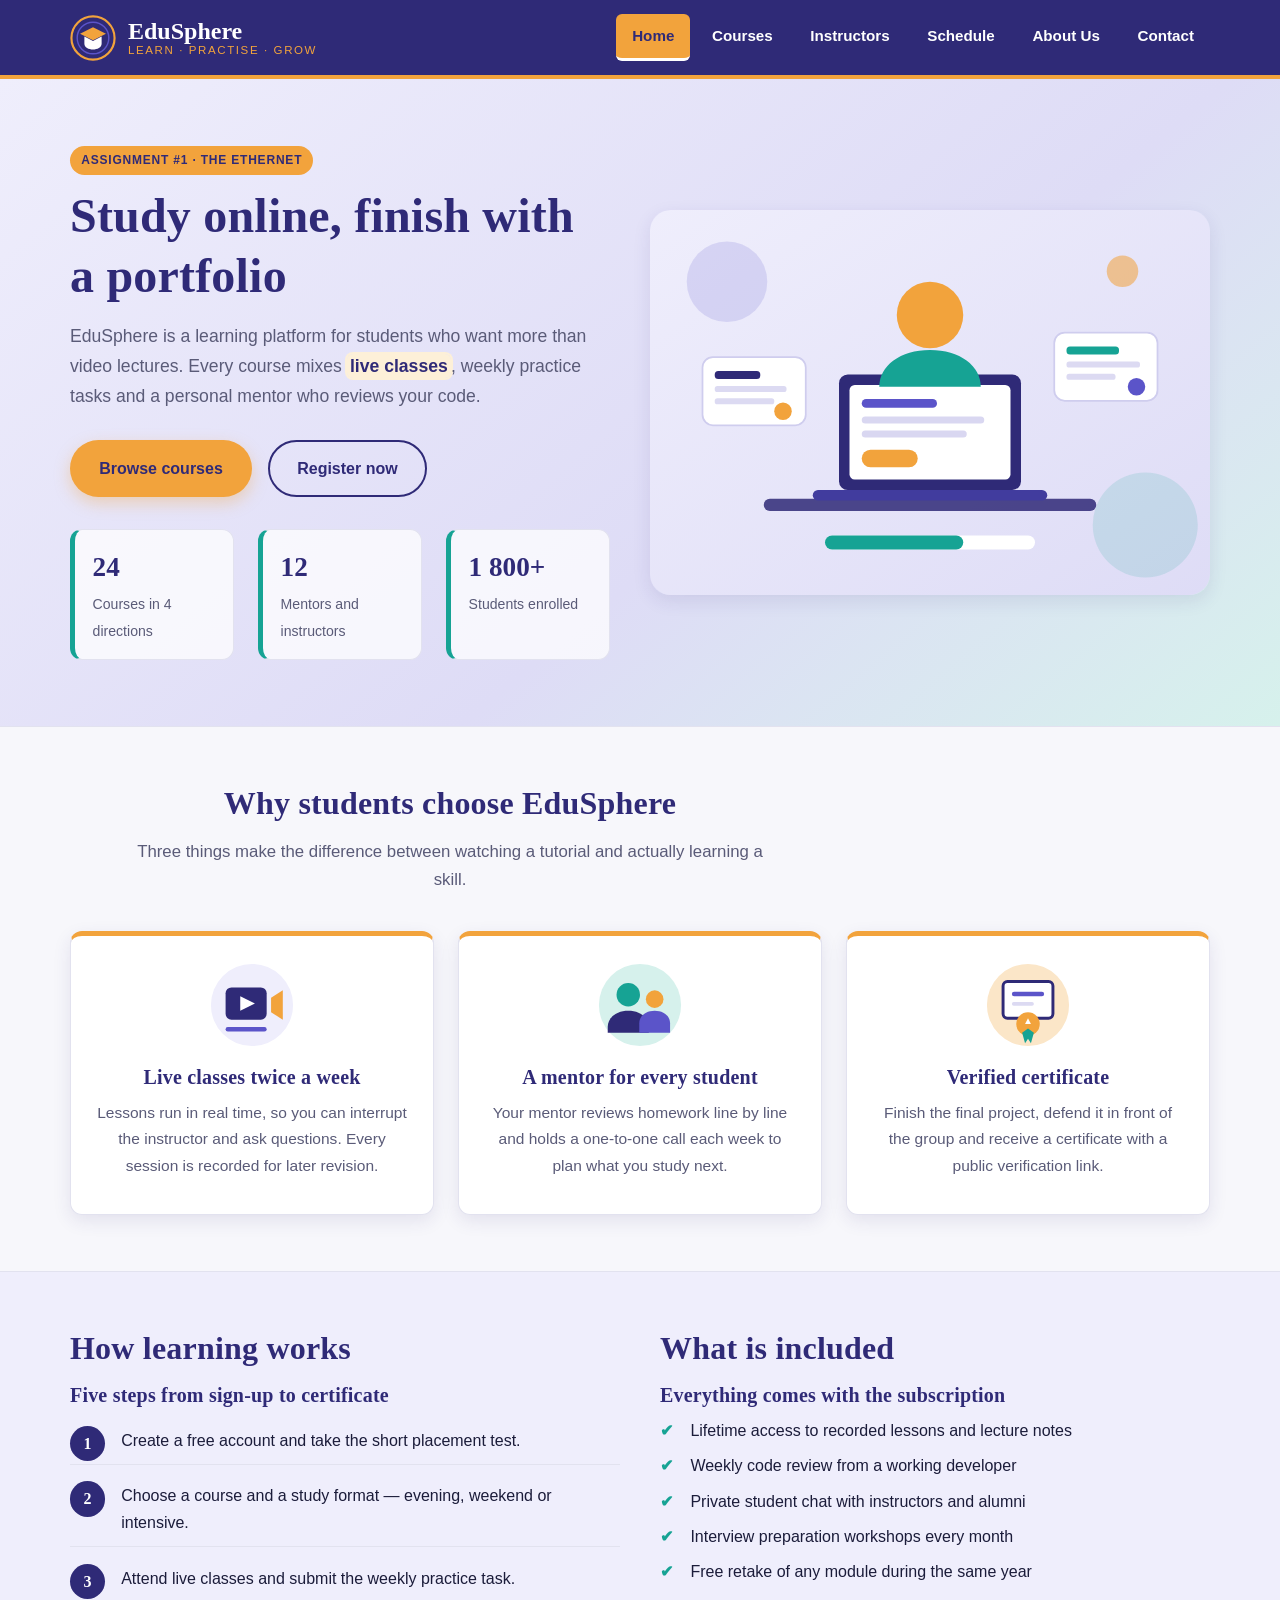
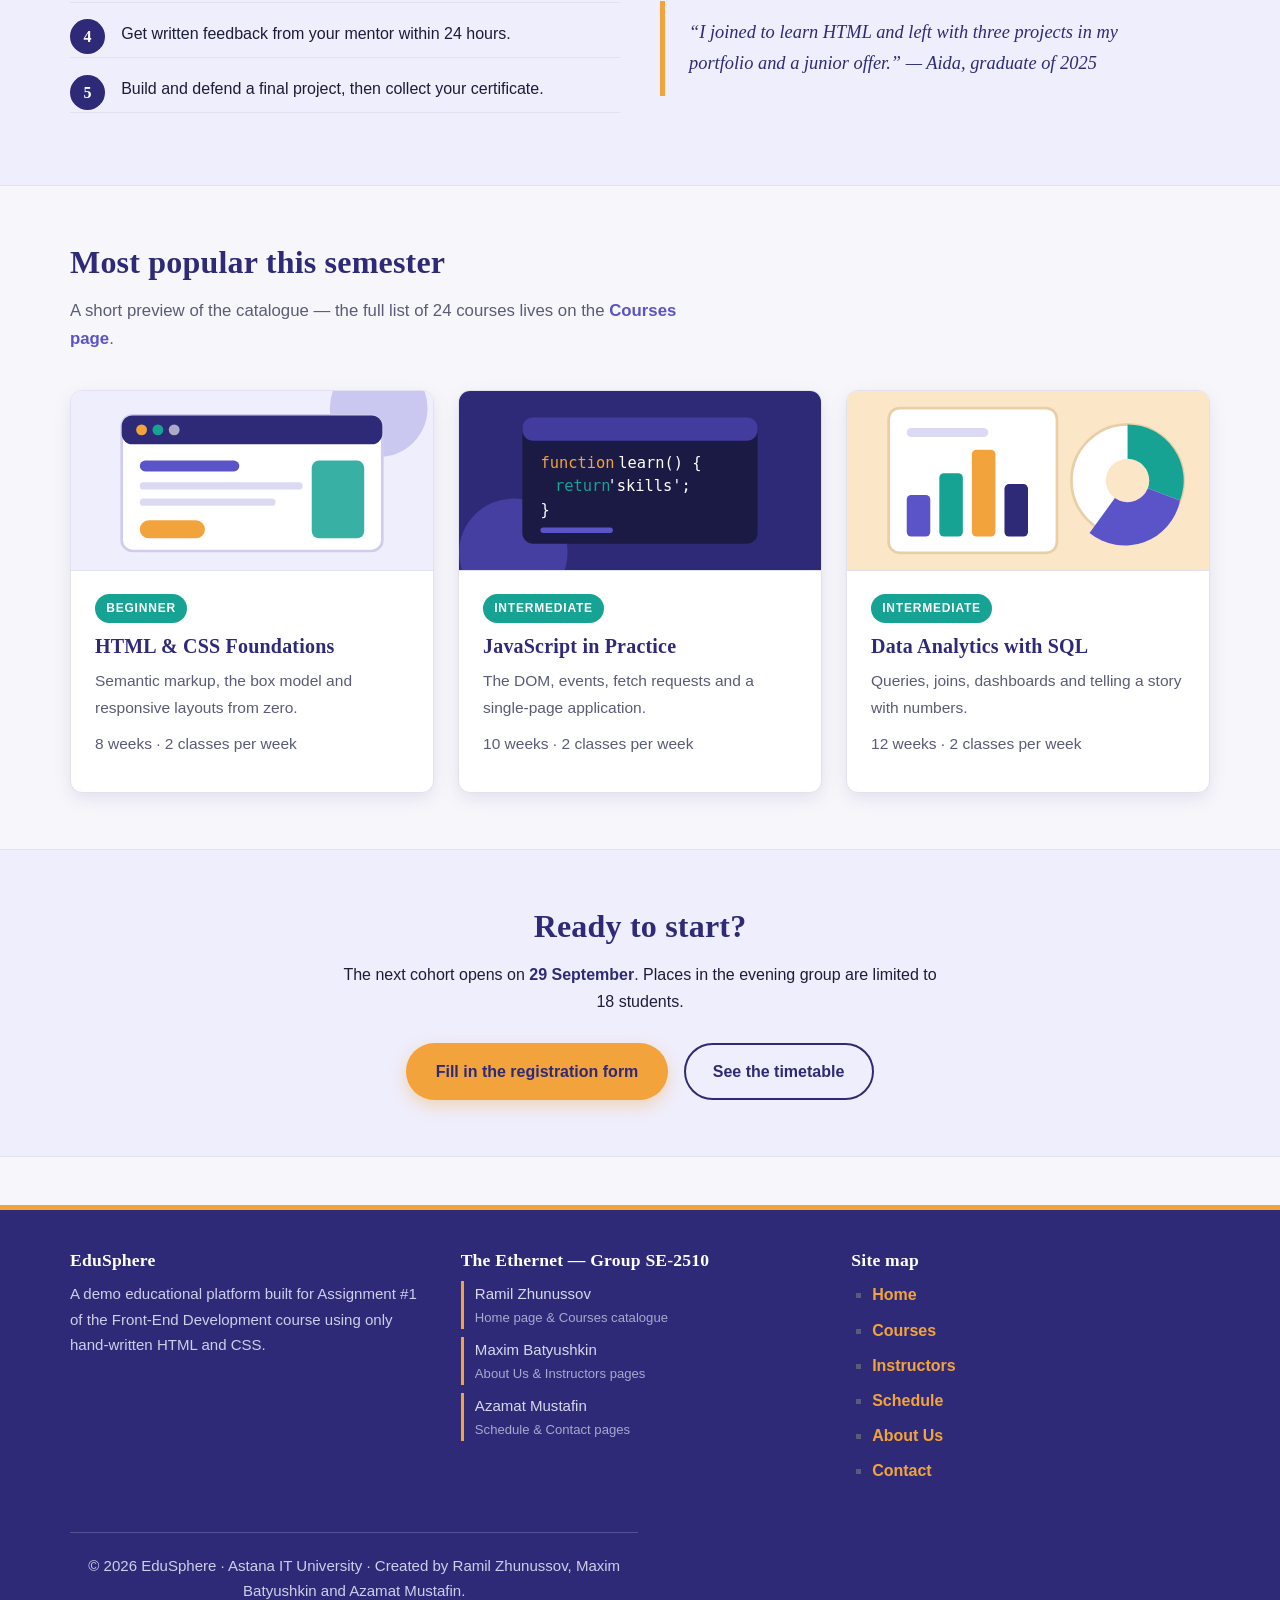
<file: index.html>
<!DOCTYPE html>
<html lang="en">
<head>
  <!-- =====================================================================
       Project : EduSphere — Online Educational Platform
       Team    : The Ethernet (Group SE-2510)
       Members : Ramil Zhunussov, Maxim Batyushkin, Azamat Mustafin
       Page    : index.html — Home
       Author  : Ramil Zhunussov
       Course  : Front-End Development — Assignment #1 (HTML & CSS Basics)
       Note    : All styling comes from the shared external file css/style.css
       ===================================================================== -->
  <meta charset="UTF-8">
  <meta name="viewport" content="width=device-width, initial-scale=1.0">
  <meta name="description" content="EduSphere is a student-built online learning platform with live classes, mentors and project-based courses.">
  <meta name="author" content="The Ethernet">
  <title>EduSphere — Learn Online, Build Real Projects</title>
  <link rel="icon" href="images/logo.svg" type="image/svg+xml">
  <link rel="stylesheet" href="css/style.css">
</head>
<body>

  <a class="skip-link" href="#main">Skip to main content</a>

  <!-- ============================ SITE HEADER ========================== -->
  <header id="main-header">
    <div class="container">
      <a class="brand" href="index.html">
        <img class="brand-logo" src="images/logo.svg" alt="EduSphere logo: a graduation cap inside a circle">
        <span class="brand-name">
          EduSphere
          <span class="brand-tagline">Learn · Practise · Grow</span>
        </span>
      </a>

      <nav class="nav-menu">
        <ul>
          <li><a class="active" href="index.html">Home</a></li>
          <li><a href="courses.html">Courses</a></li>
          <li><a href="instructors.html">Instructors</a></li>
          <li><a href="schedule.html">Schedule</a></li>
          <li><a href="about.html">About Us</a></li>
          <li><a href="contact.html">Contact</a></li>
        </ul>
      </nav>
    </div>
  </header>

  <main id="main">

    <!-- ============================== HERO ============================= -->
    <section id="hero">
      <div class="container">
        <div class="hero-text">
          <span class="badge badge-accent">Assignment #1 · The Ethernet</span>
          <h1>Study online, finish with a portfolio</h1>
          <p>
            EduSphere is a learning platform for students who want more than video
            lectures. Every course mixes <span class="highlight">live classes</span>,
            weekly practice tasks and a personal mentor who reviews your code.
          </p>

          <div class="hero-actions">
            <a class="btn btn-primary" href="courses.html">Browse courses</a>
            <a class="btn btn-ghost" href="contact.html">Register now</a>
          </div>

          <ul class="stats">
            <li><strong>24</strong><span>Courses in 4 directions</span></li>
            <li><strong>12</strong><span>Mentors and instructors</span></li>
            <li><strong>1 800+</strong><span>Students enrolled</span></li>
          </ul>
        </div>

        <div class="hero-art">
          <img src="images/hero-learning.svg" alt="Student studying at a laptop surrounded by floating course cards">
        </div>
      </div>
    </section>

    <!-- ========================== WHY EDUSPHERE ======================== -->
    <section class="section">
      <div class="container">
        <div class="section-head text-center">
          <h2>Why students choose EduSphere</h2>
          <p>
            Three things make the difference between watching a tutorial and
            actually learning a skill.
          </p>
        </div>

        <div class="card-grid">
          <article class="card feature-card">
            <img src="images/icon-live.svg" alt="Play button icon representing live video lessons">
            <h3>Live classes twice a week</h3>
            <p>
              Lessons run in real time, so you can interrupt the instructor and
              ask questions. Every session is recorded for later revision.
            </p>
          </article>

          <article class="card feature-card">
            <img src="images/icon-mentor.svg" alt="Icon of two people representing personal mentor support">
            <h3>A mentor for every student</h3>
            <p>
              Your mentor reviews homework line by line and holds a one-to-one
              call each week to plan what you study next.
            </p>
          </article>

          <article class="card feature-card">
            <img src="images/icon-certificate.svg" alt="Certificate icon representing a verified diploma">
            <h3>Verified certificate</h3>
            <p>
              Finish the final project, defend it in front of the group and
              receive a certificate with a public verification link.
            </p>
          </article>
        </div>
      </div>
    </section>

    <!-- ======================== HOW IT WORKS (OL) ====================== -->
    <section class="section section-alt">
      <div class="container">
        <div class="split">
          <div>
            <h2>How learning works</h2>
            <h3>Five steps from sign-up to certificate</h3>
            <!-- ORDERED LIST: the steps must happen in this exact order -->
            <ol class="step-list">
              <li>Create a free account and take the short placement test.</li>
              <li>Choose a course and a study format — evening, weekend or intensive.</li>
              <li>Attend live classes and submit the weekly practice task.</li>
              <li>Get written feedback from your mentor within 24 hours.</li>
              <li>Build and defend a final project, then collect your certificate.</li>
            </ol>
          </div>

          <div>
            <h2>What is included</h2>
            <h3>Everything comes with the subscription</h3>
            <!-- UNORDERED LIST: the order of these features does not matter -->
            <ul class="check-list">
              <li>Lifetime access to recorded lessons and lecture notes</li>
              <li>Weekly code review from a working developer</li>
              <li>Private student chat with instructors and alumni</li>
              <li>Interview preparation workshops every month</li>
              <li>Free retake of any module during the same year</li>
            </ul>

            <blockquote>
              &ldquo;I joined to learn HTML and left with three projects in my
              portfolio and a junior offer.&rdquo; — Aida, graduate of 2025
            </blockquote>
          </div>
        </div>
      </div>
    </section>

    <!-- ========================= POPULAR COURSES ======================= -->
    <section class="section">
      <div class="container">
        <div class="section-head">
          <h2>Most popular this semester</h2>
          <p>
            A short preview of the catalogue — the full list of 24 courses lives
            on the <a href="courses.html">Courses page</a>.
          </p>
        </div>

        <div class="card-grid">
          <article class="card course-card">
            <img class="thumb" src="images/course-web.svg" alt="Browser window representing the HTML and CSS foundations course">
            <div class="card-body">
              <span class="badge">Beginner</span>
              <h3>HTML &amp; CSS Foundations</h3>
              <p>Semantic markup, the box model and responsive layouts from zero.</p>
              <p class="muted">8 weeks · 2 classes per week</p>
            </div>
          </article>

          <article class="card course-card">
            <img class="thumb" src="images/course-js.svg" alt="Code editor showing a JavaScript function">
            <div class="card-body">
              <span class="badge">Intermediate</span>
              <h3>JavaScript in Practice</h3>
              <p>The DOM, events, fetch requests and a single-page application.</p>
              <p class="muted">10 weeks · 2 classes per week</p>
            </div>
          </article>

          <article class="card course-card">
            <img class="thumb" src="images/course-data.svg" alt="Dashboard with bar and pie charts representing data analytics">
            <div class="card-body">
              <span class="badge">Intermediate</span>
              <h3>Data Analytics with SQL</h3>
              <p>Queries, joins, dashboards and telling a story with numbers.</p>
              <p class="muted">12 weeks · 2 classes per week</p>
            </div>
          </article>
        </div>
      </div>
    </section>

    <!-- ============================== CTA ============================== -->
    <section class="section section-alt">
      <div class="container text-center">
        <h2>Ready to start?</h2>
        <p>
          The next cohort opens on <strong>29 September</strong>. Places in the
          evening group are limited to 18 students.
        </p>
        <div class="hero-actions centered">
          <a class="btn btn-primary" href="contact.html">Fill in the registration form</a>
          <a class="btn btn-ghost" href="schedule.html">See the timetable</a>
        </div>
      </div>
    </section>

  </main>

  <!-- ============================ SITE FOOTER ========================== -->
  <footer id="site-footer">
    <div class="container">
      <div class="footer-grid">
        <div>
          <h3>EduSphere</h3>
          <p>
            A demo educational platform built for Assignment #1 of the
            Front-End Development course using only hand-written HTML and CSS.
          </p>
        </div>

        <div>
          <h3>The Ethernet — Group SE-2510</h3>
          <ul class="team-credits">
            <li>Ramil Zhunussov <span>Home page &amp; Courses catalogue</span></li>
            <li>Maxim Batyushkin <span>About Us &amp; Instructors pages</span></li>
            <li>Azamat Mustafin <span>Schedule &amp; Contact pages</span></li>
          </ul>
        </div>

        <div>
          <h3>Site map</h3>
          <ul class="plain-list">
            <li><a href="index.html">Home</a></li>
            <li><a href="courses.html">Courses</a></li>
            <li><a href="instructors.html">Instructors</a></li>
            <li><a href="schedule.html">Schedule</a></li>
            <li><a href="about.html">About Us</a></li>
            <li><a href="contact.html">Contact</a></li>
          </ul>
        </div>
      </div>

      <p class="footer-bottom">
        &copy; 2026 EduSphere · Astana IT University · Created by Ramil Zhunussov,
        Maxim Batyushkin and Azamat Mustafin.
      </p>
    </div>
  </footer>

</body>
</html>
</file>
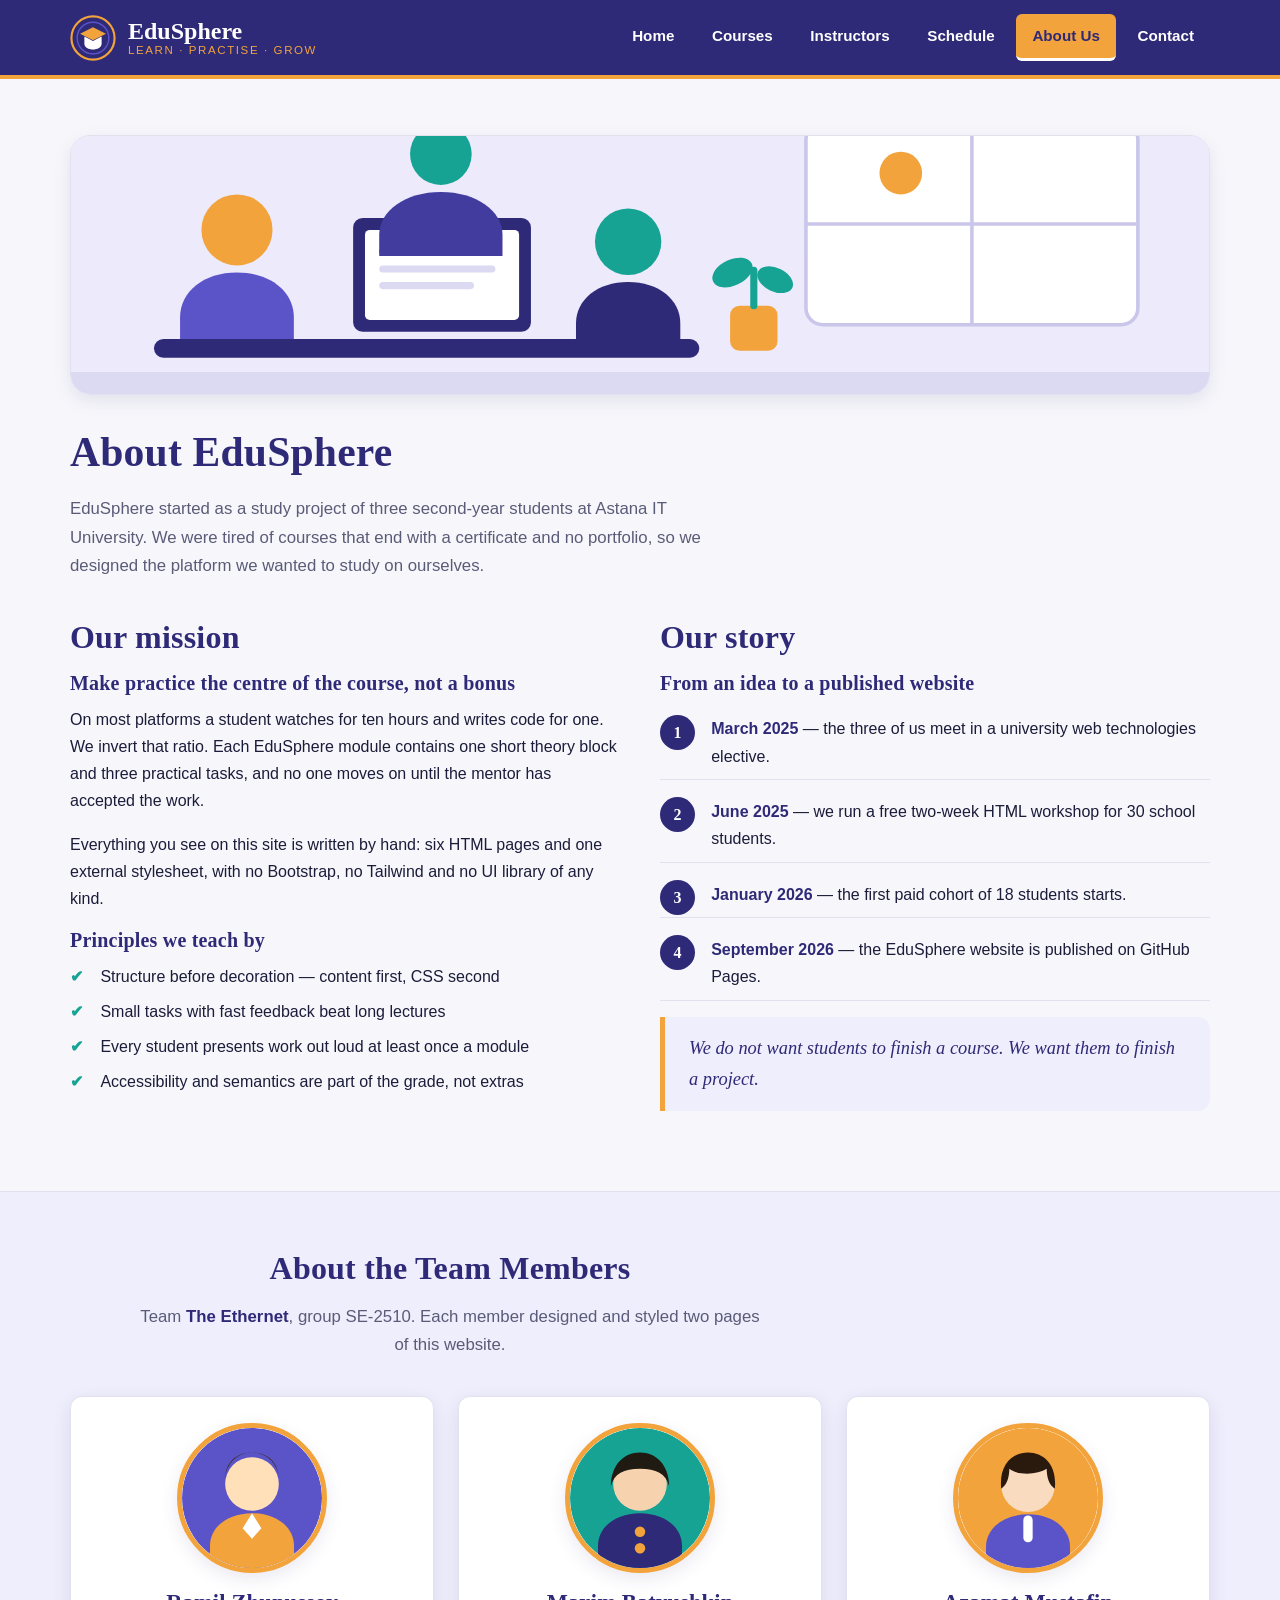
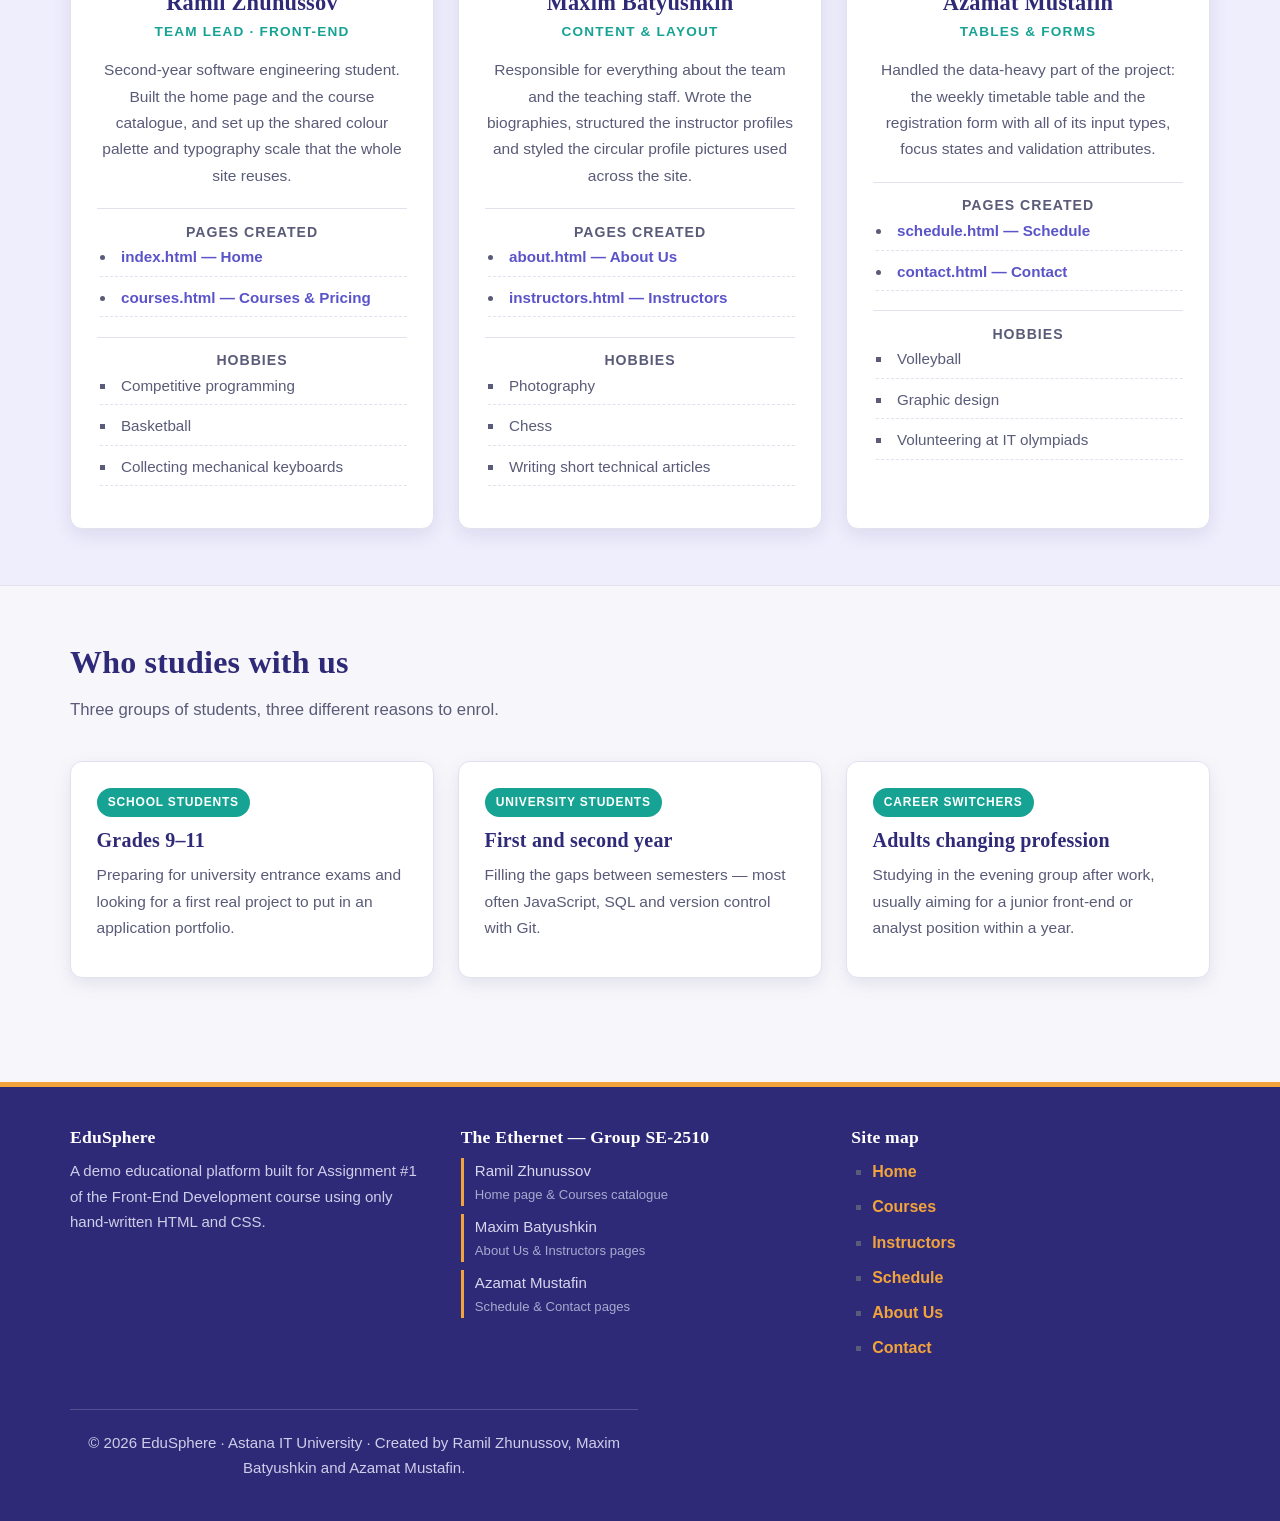
<file: about.html>
<!DOCTYPE html>
<html lang="en">
<head>
  <!-- =====================================================================
       Project : EduSphere — Online Educational Platform
       Team    : The Ethernet (Group SE-2510)
       Members : Ramil Zhunussov, Maxim Batyushkin, Azamat Mustafin
       Page    : about.html — About the platform and the team members
       Author  : Maxim Batyushkin
       Course  : Front-End Development — Assignment #1 (HTML & CSS Basics)
       Note    : All styling comes from the shared external file css/style.css
       ===================================================================== -->
  <meta charset="UTF-8">
  <meta name="viewport" content="width=device-width, initial-scale=1.0">
  <meta name="description" content="The story behind EduSphere, our teaching principles and biographies of the three students of team The Ethernet who built the website.">
  <meta name="author" content="The Ethernet">
  <title>About Us — EduSphere</title>
  <link rel="icon" href="images/logo.svg" type="image/svg+xml">
  <link rel="stylesheet" href="css/style.css">
</head>
<body>

  <a class="skip-link" href="#main">Skip to main content</a>

  <!-- ============================ SITE HEADER ========================== -->
  <header id="main-header">
    <div class="container">
      <a class="brand" href="index.html">
        <img class="brand-logo" src="images/logo.svg" alt="EduSphere logo: a graduation cap inside a circle">
        <span class="brand-name">
          EduSphere
          <span class="brand-tagline">Learn · Practise · Grow</span>
        </span>
      </a>

      <nav class="nav-menu">
        <ul>
          <li><a href="index.html">Home</a></li>
          <li><a href="courses.html">Courses</a></li>
          <li><a href="instructors.html">Instructors</a></li>
          <li><a href="schedule.html">Schedule</a></li>
          <li><a class="active" href="about.html">About Us</a></li>
          <li><a href="contact.html">Contact</a></li>
        </ul>
      </nav>
    </div>
  </header>

  <main id="main">

    <section class="section">
      <div class="container">
        <img class="banner" src="images/banner-about.svg" alt="Three students collaborating around a shared screen in a study room">

        <div class="section-head">
          <h1>About EduSphere</h1>
          <p>
            EduSphere started as a study project of three second-year students at
            Astana IT University. We were tired of courses that end with a
            certificate and no portfolio, so we designed the platform we wanted
            to study on ourselves.
          </p>
        </div>

        <div class="split">
          <div>
            <h2>Our mission</h2>
            <h3>Make practice the centre of the course, not a bonus</h3>
            <p>
              On most platforms a student watches for ten hours and writes code
              for one. We invert that ratio. Each EduSphere module contains one
              short theory block and three practical tasks, and no one moves on
              until the mentor has accepted the work.
            </p>
            <p>
              Everything you see on this site is written by hand: six HTML pages
              and one external stylesheet, with no Bootstrap, no Tailwind and no
              UI library of any kind.
            </p>

            <h3>Principles we teach by</h3>
            <ul class="check-list">
              <li>Structure before decoration — content first, CSS second</li>
              <li>Small tasks with fast feedback beat long lectures</li>
              <li>Every student presents work out loud at least once a module</li>
              <li>Accessibility and semantics are part of the grade, not extras</li>
            </ul>
          </div>

          <div>
            <h2>Our story</h2>
            <h3>From an idea to a published website</h3>
            <!-- ORDERED LIST: a timeline has a strict sequence -->
            <ol class="step-list">
              <li><strong>March 2025</strong> — the three of us meet in a university web technologies elective.</li>
              <li><strong>June 2025</strong> — we run a free two-week HTML workshop for 30 school students.</li>
              <li><strong>January 2026</strong> — the first paid cohort of 18 students starts.</li>
              <li><strong>September 2026</strong> — the EduSphere website is published on GitHub Pages.</li>
            </ol>

            <blockquote>
              We do not want students to finish a course. We want them to finish
              a project.
            </blockquote>
          </div>
        </div>
      </div>
    </section>

    <!-- ==================== ABOUT THE TEAM MEMBERS ===================== -->
    <section class="section section-alt" id="team">
      <div class="container">
        <div class="section-head text-center">
          <h2>About the Team Members</h2>
          <p>
            Team <strong>The Ethernet</strong>, group SE-2510. Each member designed
            and styled two pages of this website.
          </p>
        </div>

        <div class="card-grid">

          <article class="card team-card">
            <img class="profile-img" src="images/avatar-member-1.svg" alt="Portrait of Ramil Zhunussov, team member and front-end developer">
            <h3>Ramil Zhunussov</h3>
            <span class="role">Team lead · Front-end</span>
            <p>
              Second-year software engineering student. Built the home page and
              the course catalogue, and set up the shared colour palette and
              typography scale that the whole site reuses.
            </p>
            <h3>Pages created</h3>
            <ul>
              <li><a href="index.html">index.html — Home</a></li>
              <li><a href="courses.html">courses.html — Courses &amp; Pricing</a></li>
            </ul>
            <h3>Hobbies</h3>
            <ul class="plain-list">
              <li>Competitive programming</li>
              <li>Basketball</li>
              <li>Collecting mechanical keyboards</li>
            </ul>
          </article>

          <article class="card team-card">
            <img class="profile-img" src="images/avatar-member-2.svg" alt="Portrait of Maxim Batyushkin, team member and content designer">
            <h3>Maxim Batyushkin</h3>
            <span class="role">Content &amp; layout</span>
            <p>
              Responsible for everything about the team and the teaching staff.
              Wrote the biographies, structured the instructor profiles and
              styled the circular profile pictures used across the site.
            </p>
            <h3>Pages created</h3>
            <ul>
              <li><a href="about.html">about.html — About Us</a></li>
              <li><a href="instructors.html">instructors.html — Instructors</a></li>
            </ul>
            <h3>Hobbies</h3>
            <ul class="plain-list">
              <li>Photography</li>
              <li>Chess</li>
              <li>Writing short technical articles</li>
            </ul>
          </article>

          <article class="card team-card">
            <img class="profile-img" src="images/avatar-member-3.svg" alt="Portrait of Azamat Mustafin, team member responsible for tables and forms">
            <h3>Azamat Mustafin</h3>
            <span class="role">Tables &amp; forms</span>
            <p>
              Handled the data-heavy part of the project: the weekly timetable
              table and the registration form with all of its input types, focus
              states and validation attributes.
            </p>
            <h3>Pages created</h3>
            <ul>
              <li><a href="schedule.html">schedule.html — Schedule</a></li>
              <li><a href="contact.html">contact.html — Contact</a></li>
            </ul>
            <h3>Hobbies</h3>
            <ul class="plain-list">
              <li>Volleyball</li>
              <li>Graphic design</li>
              <li>Volunteering at IT olympiads</li>
            </ul>
          </article>

        </div>
      </div>
    </section>

    <!-- ====================== WHO WE WORK WITH ========================= -->
    <section class="section">
      <div class="container">
        <div class="section-head">
          <h2>Who studies with us</h2>
          <p>Three groups of students, three different reasons to enrol.</p>
        </div>

        <div class="card-grid">
          <article class="card">
            <span class="badge">School students</span>
            <h3>Grades 9&ndash;11</h3>
            <p>
              Preparing for university entrance exams and looking for a first
              real project to put in an application portfolio.
            </p>
          </article>

          <article class="card">
            <span class="badge">University students</span>
            <h3>First and second year</h3>
            <p>
              Filling the gaps between semesters — most often JavaScript, SQL and
              version control with Git.
            </p>
          </article>

          <article class="card">
            <span class="badge">Career switchers</span>
            <h3>Adults changing profession</h3>
            <p>
              Studying in the evening group after work, usually aiming for a
              junior front-end or analyst position within a year.
            </p>
          </article>
        </div>
      </div>
    </section>

  </main>

  <!-- ============================ SITE FOOTER ========================== -->
  <footer id="site-footer">
    <div class="container">
      <div class="footer-grid">
        <div>
          <h3>EduSphere</h3>
          <p>
            A demo educational platform built for Assignment #1 of the
            Front-End Development course using only hand-written HTML and CSS.
          </p>
        </div>

        <div>
          <h3>The Ethernet — Group SE-2510</h3>
          <ul class="team-credits">
            <li>Ramil Zhunussov <span>Home page &amp; Courses catalogue</span></li>
            <li>Maxim Batyushkin <span>About Us &amp; Instructors pages</span></li>
            <li>Azamat Mustafin <span>Schedule &amp; Contact pages</span></li>
          </ul>
        </div>

        <div>
          <h3>Site map</h3>
          <ul class="plain-list">
            <li><a href="index.html">Home</a></li>
            <li><a href="courses.html">Courses</a></li>
            <li><a href="instructors.html">Instructors</a></li>
            <li><a href="schedule.html">Schedule</a></li>
            <li><a href="about.html">About Us</a></li>
            <li><a href="contact.html">Contact</a></li>
          </ul>
        </div>
      </div>

      <p class="footer-bottom">
        &copy; 2026 EduSphere · Astana IT University · Created by Ramil Zhunussov,
        Maxim Batyushkin and Azamat Mustafin.
      </p>
    </div>
  </footer>

</body>
</html>
</file>
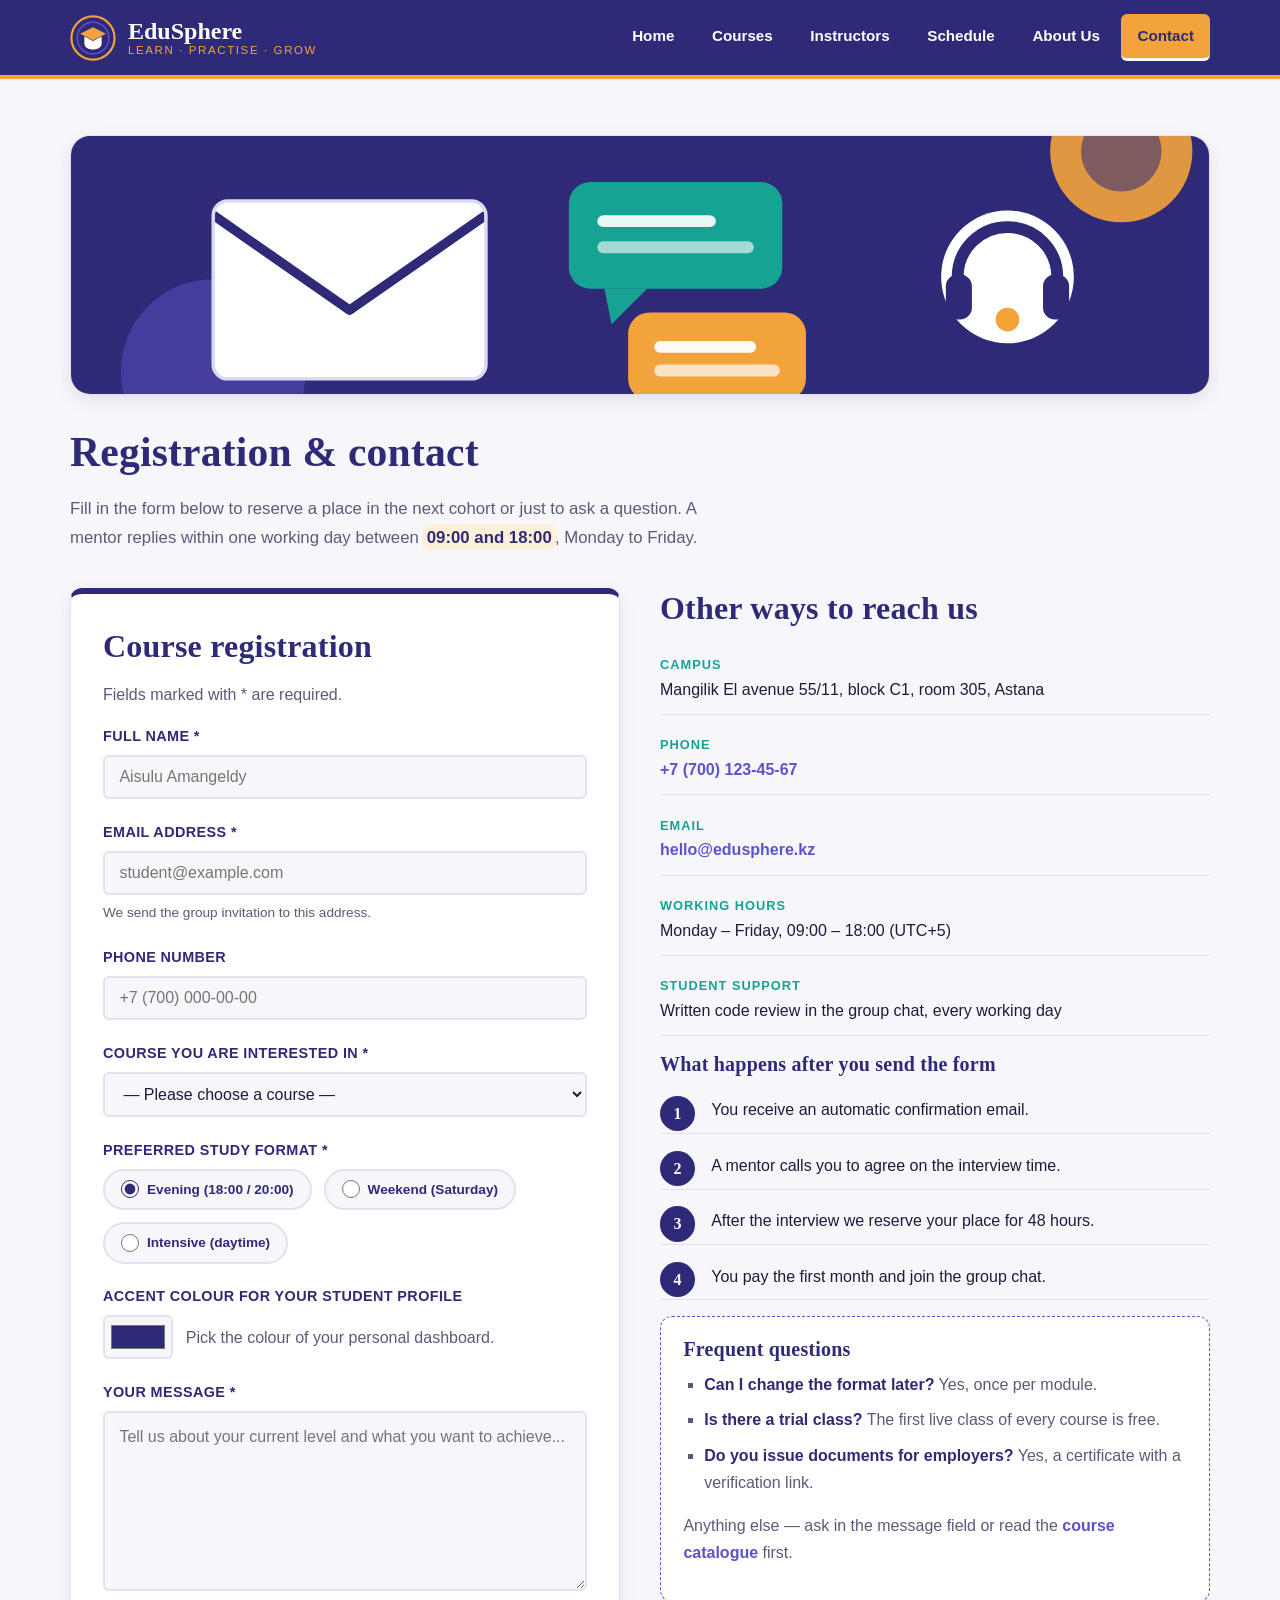
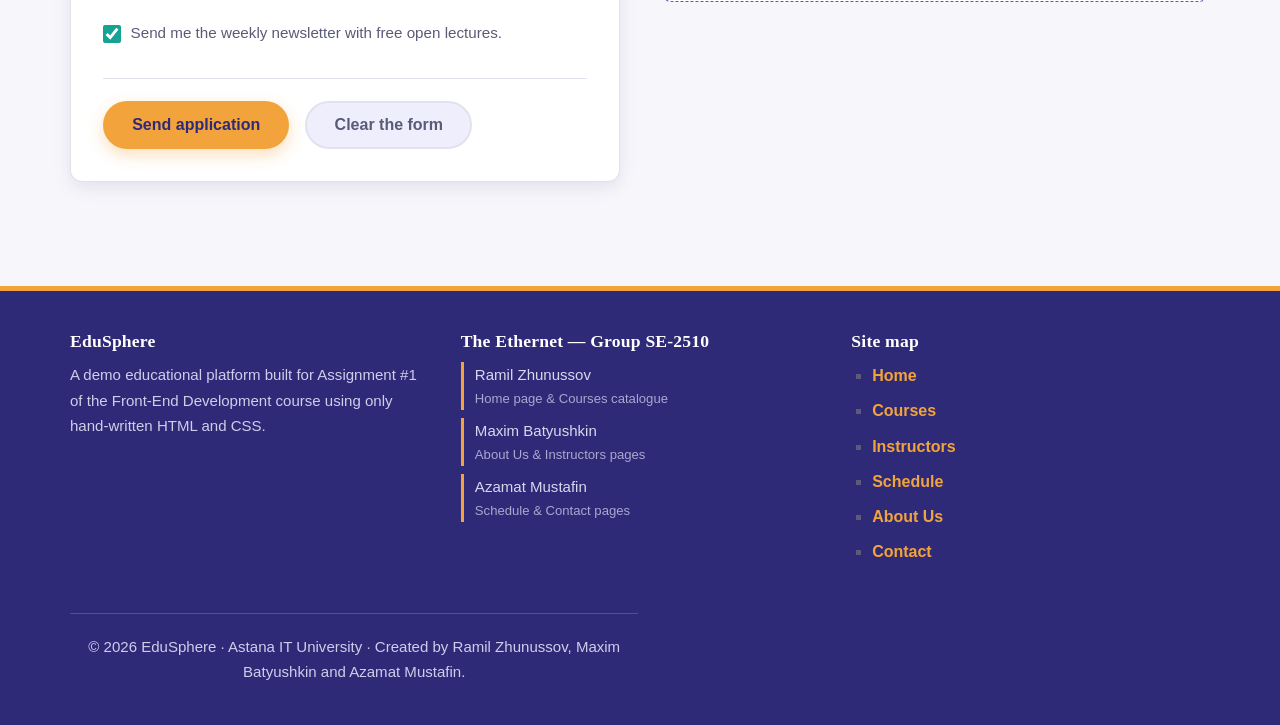
<file: contact.html>
<!DOCTYPE html>
<html lang="en">
<head>
  <!-- =====================================================================
       Project : EduSphere — Online Educational Platform
       Team    : The Ethernet (Group SE-2510)
       Members : Ramil Zhunussov, Maxim Batyushkin, Azamat Mustafin
       Page    : contact.html — Registration / contact form
       Author  : Azamat Mustafin
       Course  : Front-End Development — Assignment #1 (HTML & CSS Basics)
       Note    : All styling comes from the shared external file css/style.css
       ===================================================================== -->
  <meta charset="UTF-8">
  <meta name="viewport" content="width=device-width, initial-scale=1.0">
  <meta name="description" content="Register for an EduSphere course or ask a question using our contact form. Campus address, phone numbers and answers to frequent questions.">
  <meta name="author" content="The Ethernet">
  <title>Contact &amp; Registration — EduSphere</title>
  <link rel="icon" href="images/logo.svg" type="image/svg+xml">
  <link rel="stylesheet" href="css/style.css">
</head>
<body>

  <a class="skip-link" href="#main">Skip to main content</a>

  <!-- ============================ SITE HEADER ========================== -->
  <header id="main-header">
    <div class="container">
      <a class="brand" href="index.html">
        <img class="brand-logo" src="images/logo.svg" alt="EduSphere logo: a graduation cap inside a circle">
        <span class="brand-name">
          EduSphere
          <span class="brand-tagline">Learn · Practise · Grow</span>
        </span>
      </a>

      <nav class="nav-menu">
        <ul>
          <li><a href="index.html">Home</a></li>
          <li><a href="courses.html">Courses</a></li>
          <li><a href="instructors.html">Instructors</a></li>
          <li><a href="schedule.html">Schedule</a></li>
          <li><a href="about.html">About Us</a></li>
          <li><a class="active" href="contact.html">Contact</a></li>
        </ul>
      </nav>
    </div>
  </header>

  <main id="main">

    <section class="section">
      <div class="container">
        <img class="banner" src="images/banner-contact.svg" alt="Envelope, chat bubbles and a support headset representing contact options">

        <div class="section-head">
          <h1>Registration &amp; contact</h1>
          <p>
            Fill in the form below to reserve a place in the next cohort or just
            to ask a question. A mentor replies within one working day between
            <span class="highlight">09:00 and 18:00</span>, Monday to Friday.
          </p>
        </div>

        <div class="split">

          <!-- ========================= THE FORM ======================== -->
          <form id="contact-form" action="#" method="post">
            <h2>Course registration</h2>
            <p class="muted">Fields marked with * are required.</p>

            <!-- Text input -->
            <div class="form-row">
              <label for="full-name">Full name *</label>
              <input type="text" id="full-name" name="full-name"
                     placeholder="Aisulu Amangeldy" required minlength="3">
            </div>

            <!-- Email input -->
            <div class="form-row">
              <label for="email">Email address *</label>
              <input type="email" id="email" name="email"
                     placeholder="student@example.com" required>
              <p class="form-hint">We send the group invitation to this address.</p>
            </div>

            <!-- Telephone input -->
            <div class="form-row">
              <label for="phone">Phone number</label>
              <input type="tel" id="phone" name="phone"
                     placeholder="+7 (700) 000-00-00">
            </div>

            <!-- Dropdown (select) -->
            <div class="form-row">
              <label for="course">Course you are interested in *</label>
              <select id="course" name="course" required>
                <option value="">— Please choose a course —</option>
                <option value="html-css">HTML &amp; CSS Foundations</option>
                <option value="javascript">JavaScript in Practice</option>
                <option value="python">Python for Everyone</option>
                <option value="sql">Data Analytics with SQL</option>
                <option value="ux">UX &amp; UI Design Basics</option>
                <option value="mobile">Mobile Development</option>
                <option value="instructor">Becoming an instructor</option>
              </select>
            </div>

            <!-- Radio options -->
            <div class="form-row">
              <label>Preferred study format *</label>
              <div class="radio-group">
                <label for="format-evening">
                  <input type="radio" id="format-evening" name="format"
                         value="evening" checked>
                  Evening (18:00 / 20:00)
                </label>
                <label for="format-weekend">
                  <input type="radio" id="format-weekend" name="format"
                         value="weekend">
                  Weekend (Saturday)
                </label>
                <label for="format-intensive">
                  <input type="radio" id="format-intensive" name="format"
                         value="intensive">
                  Intensive (daytime)
                </label>
              </div>
            </div>

            <!-- Colour selection -->
            <div class="form-row">
              <label for="theme-color">Accent colour for your student profile</label>
              <div class="inline-field">
                <input type="color" id="theme-color" name="theme-color" value="#2f2a77">
                <span class="muted">Pick the colour of your personal dashboard.</span>
              </div>
            </div>

            <!-- Textarea -->
            <div class="form-row">
              <label for="message">Your message *</label>
              <textarea id="message" name="message" rows="6"
                        placeholder="Tell us about your current level and what you want to achieve..."
                        required></textarea>
            </div>

            <!-- Checkbox -->
            <div class="form-row checkbox-row">
              <input type="checkbox" id="newsletter" name="newsletter" value="yes" checked>
              <label for="newsletter">
                Send me the weekly newsletter with free open lectures.
              </label>
            </div>

            <!-- Buttons -->
            <div class="form-actions">
              <button type="submit" class="btn btn-primary">Send application</button>
              <button type="reset" class="btn btn-reset">Clear the form</button>
            </div>
          </form>

          <!-- ===================== CONTACT DETAILS ===================== -->
          <div>
            <h2>Other ways to reach us</h2>
            <ul class="contact-list">
              <li>
                <strong>Campus</strong>
                Mangilik El avenue 55/11, block C1, room 305, Astana
              </li>
              <li>
                <strong>Phone</strong>
                <a href="tel:+77001234567">+7 (700) 123-45-67</a>
              </li>
              <li>
                <strong>Email</strong>
                <a href="mailto:hello@edusphere.kz">hello@edusphere.kz</a>
              </li>
              <li>
                <strong>Working hours</strong>
                Monday &ndash; Friday, 09:00 &ndash; 18:00 (UTC+5)
              </li>
              <li>
                <strong>Student support</strong>
                Written code review in the group chat, every working day
              </li>
            </ul>

            <h3>What happens after you send the form</h3>
            <ol class="step-list">
              <li>You receive an automatic confirmation email.</li>
              <li>A mentor calls you to agree on the interview time.</li>
              <li>After the interview we reserve your place for 48 hours.</li>
              <li>You pay the first month and join the group chat.</li>
            </ol>

            <div class="note">
              <h3>Frequent questions</h3>
              <ul class="plain-list">
                <li><strong>Can I change the format later?</strong> Yes, once per module.</li>
                <li><strong>Is there a trial class?</strong> The first live class of every course is free.</li>
                <li><strong>Do you issue documents for employers?</strong> Yes, a certificate with a verification link.</li>
              </ul>
              <p class="muted">
                Anything else &mdash; ask in the message field or read the
                <a href="courses.html">course catalogue</a> first.
              </p>
            </div>
          </div>

        </div>
      </div>
    </section>

  </main>

  <!-- ============================ SITE FOOTER ========================== -->
  <footer id="site-footer">
    <div class="container">
      <div class="footer-grid">
        <div>
          <h3>EduSphere</h3>
          <p>
            A demo educational platform built for Assignment #1 of the
            Front-End Development course using only hand-written HTML and CSS.
          </p>
        </div>

        <div>
          <h3>The Ethernet — Group SE-2510</h3>
          <ul class="team-credits">
            <li>Ramil Zhunussov <span>Home page &amp; Courses catalogue</span></li>
            <li>Maxim Batyushkin <span>About Us &amp; Instructors pages</span></li>
            <li>Azamat Mustafin <span>Schedule &amp; Contact pages</span></li>
          </ul>
        </div>

        <div>
          <h3>Site map</h3>
          <ul class="plain-list">
            <li><a href="index.html">Home</a></li>
            <li><a href="courses.html">Courses</a></li>
            <li><a href="instructors.html">Instructors</a></li>
            <li><a href="schedule.html">Schedule</a></li>
            <li><a href="about.html">About Us</a></li>
            <li><a href="contact.html">Contact</a></li>
          </ul>
        </div>
      </div>

      <p class="footer-bottom">
        &copy; 2026 EduSphere · Astana IT University · Created by Ramil Zhunussov,
        Maxim Batyushkin and Azamat Mustafin.
      </p>
    </div>
  </footer>

</body>
</html>
</file>
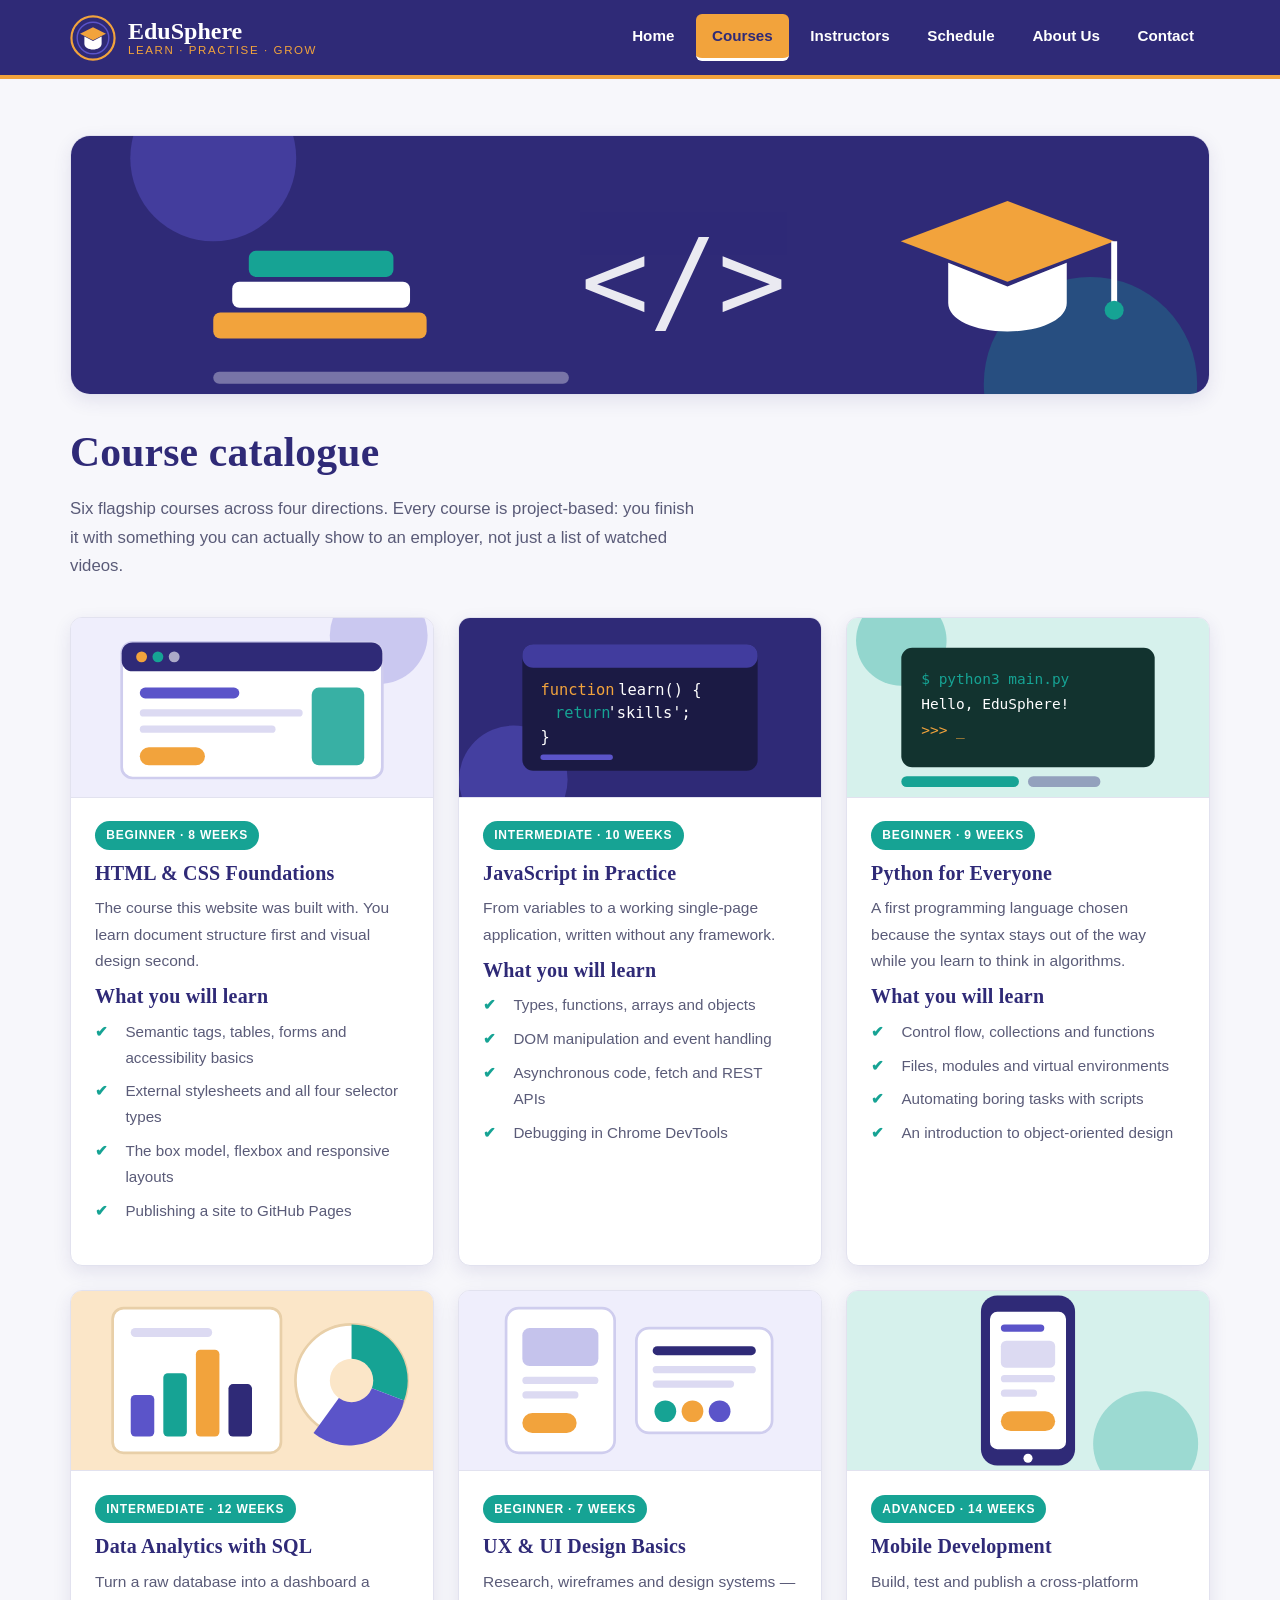
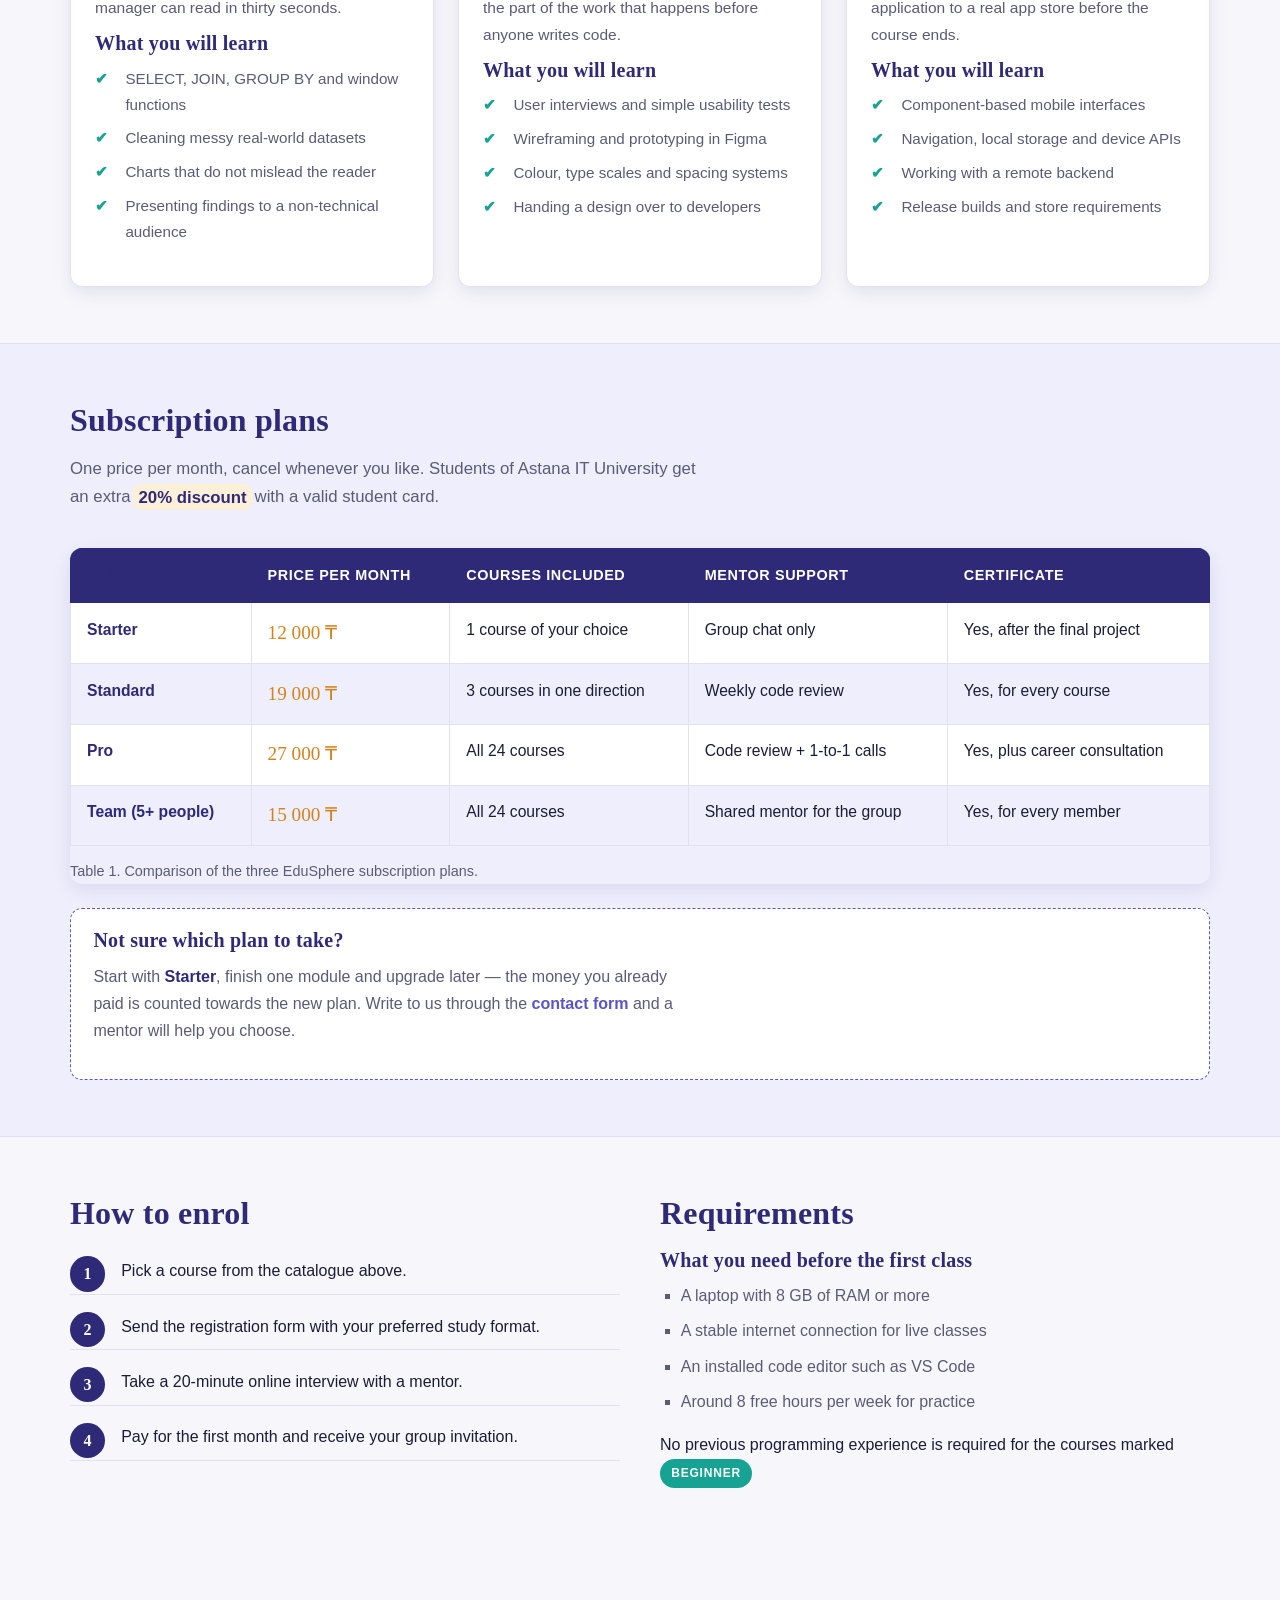
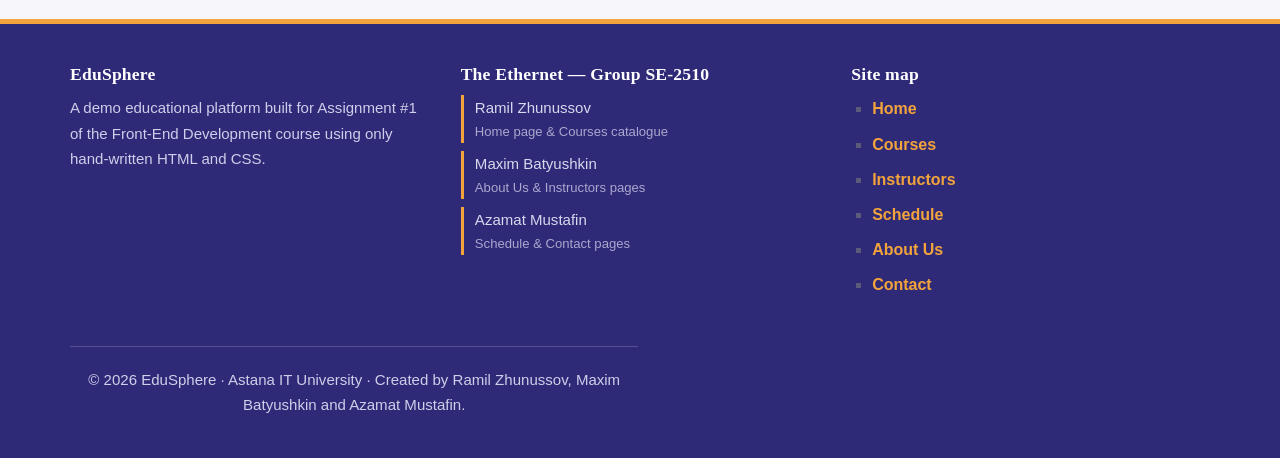
<file: courses.html>
<!DOCTYPE html>
<html lang="en">
<head>
  <!-- =====================================================================
       Project : EduSphere — Online Educational Platform
       Team    : The Ethernet (Group SE-2510)
       Members : Ramil Zhunussov, Maxim Batyushkin, Azamat Mustafin
       Page    : courses.html — Course catalogue and pricing
       Author  : Ramil Zhunussov
       Course  : Front-End Development — Assignment #1 (HTML & CSS Basics)
       Note    : All styling comes from the shared external file css/style.css
       ===================================================================== -->
  <meta charset="UTF-8">
  <meta name="viewport" content="width=device-width, initial-scale=1.0">
  <meta name="description" content="Full catalogue of EduSphere courses in web development, programming, data and design, with a comparison of subscription plans.">
  <meta name="author" content="The Ethernet">
  <title>Courses &amp; Pricing — EduSphere</title>
  <link rel="icon" href="images/logo.svg" type="image/svg+xml">
  <link rel="stylesheet" href="css/style.css">
</head>
<body>

  <a class="skip-link" href="#main">Skip to main content</a>

  <!-- ============================ SITE HEADER ========================== -->
  <header id="main-header">
    <div class="container">
      <a class="brand" href="index.html">
        <img class="brand-logo" src="images/logo.svg" alt="EduSphere logo: a graduation cap inside a circle">
        <span class="brand-name">
          EduSphere
          <span class="brand-tagline">Learn · Practise · Grow</span>
        </span>
      </a>

      <nav class="nav-menu">
        <ul>
          <li><a href="index.html">Home</a></li>
          <li><a class="active" href="courses.html">Courses</a></li>
          <li><a href="instructors.html">Instructors</a></li>
          <li><a href="schedule.html">Schedule</a></li>
          <li><a href="about.html">About Us</a></li>
          <li><a href="contact.html">Contact</a></li>
        </ul>
      </nav>
    </div>
  </header>

  <main id="main">

    <section class="section">
      <div class="container">
        <img class="banner" src="images/banner-courses.svg" alt="Banner with a stack of books, code brackets and a graduation cap">

        <div class="section-head">
          <h1>Course catalogue</h1>
          <p>
            Six flagship courses across four directions. Every course is
            project-based: you finish it with something you can actually show to
            an employer, not just a list of watched videos.
          </p>
        </div>

        <!-- =========================== COURSE CARDS ==================== -->
        <div class="card-grid">

          <article class="card course-card">
            <img class="thumb" src="images/course-web.svg" alt="Browser window representing the HTML and CSS foundations course">
            <div class="card-body">
              <span class="badge">Beginner · 8 weeks</span>
              <h3>HTML &amp; CSS Foundations</h3>
              <p>
                The course this website was built with. You learn document
                structure first and visual design second.
              </p>
              <h3>What you will learn</h3>
              <ul class="check-list">
                <li>Semantic tags, tables, forms and accessibility basics</li>
                <li>External stylesheets and all four selector types</li>
                <li>The box model, flexbox and responsive layouts</li>
                <li>Publishing a site to GitHub Pages</li>
              </ul>
            </div>
          </article>

          <article class="card course-card">
            <img class="thumb" src="images/course-js.svg" alt="Code editor showing a JavaScript function">
            <div class="card-body">
              <span class="badge">Intermediate · 10 weeks</span>
              <h3>JavaScript in Practice</h3>
              <p>
                From variables to a working single-page application, written
                without any framework.
              </p>
              <h3>What you will learn</h3>
              <ul class="check-list">
                <li>Types, functions, arrays and objects</li>
                <li>DOM manipulation and event handling</li>
                <li>Asynchronous code, fetch and REST APIs</li>
                <li>Debugging in Chrome DevTools</li>
              </ul>
            </div>
          </article>

          <article class="card course-card">
            <img class="thumb" src="images/course-python.svg" alt="Terminal window running a Python script">
            <div class="card-body">
              <span class="badge">Beginner · 9 weeks</span>
              <h3>Python for Everyone</h3>
              <p>
                A first programming language chosen because the syntax stays out
                of the way while you learn to think in algorithms.
              </p>
              <h3>What you will learn</h3>
              <ul class="check-list">
                <li>Control flow, collections and functions</li>
                <li>Files, modules and virtual environments</li>
                <li>Automating boring tasks with scripts</li>
                <li>An introduction to object-oriented design</li>
              </ul>
            </div>
          </article>

          <article class="card course-card">
            <img class="thumb" src="images/course-data.svg" alt="Dashboard with bar and pie charts representing data analytics">
            <div class="card-body">
              <span class="badge">Intermediate · 12 weeks</span>
              <h3>Data Analytics with SQL</h3>
              <p>
                Turn a raw database into a dashboard a manager can read in
                thirty seconds.
              </p>
              <h3>What you will learn</h3>
              <ul class="check-list">
                <li>SELECT, JOIN, GROUP BY and window functions</li>
                <li>Cleaning messy real-world datasets</li>
                <li>Charts that do not mislead the reader</li>
                <li>Presenting findings to a non-technical audience</li>
              </ul>
            </div>
          </article>

          <article class="card course-card">
            <img class="thumb" src="images/course-ux.svg" alt="Wireframe screens and colour swatches representing UX design">
            <div class="card-body">
              <span class="badge">Beginner · 7 weeks</span>
              <h3>UX &amp; UI Design Basics</h3>
              <p>
                Research, wireframes and design systems — the part of the work
                that happens before anyone writes code.
              </p>
              <h3>What you will learn</h3>
              <ul class="check-list">
                <li>User interviews and simple usability tests</li>
                <li>Wireframing and prototyping in Figma</li>
                <li>Colour, type scales and spacing systems</li>
                <li>Handing a design over to developers</li>
              </ul>
            </div>
          </article>

          <article class="card course-card">
            <img class="thumb" src="images/course-mobile.svg" alt="Smartphone showing a mobile application interface">
            <div class="card-body">
              <span class="badge">Advanced · 14 weeks</span>
              <h3>Mobile Development</h3>
              <p>
                Build, test and publish a cross-platform application to a real
                app store before the course ends.
              </p>
              <h3>What you will learn</h3>
              <ul class="check-list">
                <li>Component-based mobile interfaces</li>
                <li>Navigation, local storage and device APIs</li>
                <li>Working with a remote backend</li>
                <li>Release builds and store requirements</li>
              </ul>
            </div>
          </article>

        </div>
      </div>
    </section>

    <!-- ========================== PRICING TABLE ======================== -->
    <section class="section section-alt">
      <div class="container">
        <div class="section-head">
          <h2>Subscription plans</h2>
          <p>
            One price per month, cancel whenever you like. Students of Astana IT
            University get an extra <span class="highlight">20% discount</span>
            with a valid student card.
          </p>
        </div>

        <div class="table-wrap">
          <table id="pricing-table" class="table-striped">
            <caption>Table 1. Comparison of the three EduSphere subscription plans.</caption>
            <thead>
              <tr>
                <th scope="col">Plan</th>
                <th scope="col">Price per month</th>
                <th scope="col">Courses included</th>
                <th scope="col">Mentor support</th>
                <th scope="col">Certificate</th>
              </tr>
            </thead>
            <tbody>
              <tr>
                <td>Starter</td>
                <td class="price">12 000 &#8376;</td>
                <td>1 course of your choice</td>
                <td>Group chat only</td>
                <td>Yes, after the final project</td>
              </tr>
              <tr>
                <td>Standard</td>
                <td class="price">19 000 &#8376;</td>
                <td>3 courses in one direction</td>
                <td>Weekly code review</td>
                <td>Yes, for every course</td>
              </tr>
              <tr>
                <td>Pro</td>
                <td class="price">27 000 &#8376;</td>
                <td>All 24 courses</td>
                <td>Code review + 1-to-1 calls</td>
                <td>Yes, plus career consultation</td>
              </tr>
              <tr>
                <td>Team (5+ people)</td>
                <td class="price">15 000 &#8376;</td>
                <td>All 24 courses</td>
                <td>Shared mentor for the group</td>
                <td>Yes, for every member</td>
              </tr>
            </tbody>
          </table>
        </div>

        <div class="note">
          <h3>Not sure which plan to take?</h3>
          <p class="muted">
            Start with <strong>Starter</strong>, finish one module and upgrade
            later — the money you already paid is counted towards the new plan.
            Write to us through the <a href="contact.html">contact form</a> and a
            mentor will help you choose.
          </p>
        </div>
      </div>
    </section>

    <!-- ======================== ENROLMENT STEPS ======================== -->
    <section class="section">
      <div class="container">
        <div class="split">
          <div>
            <h2>How to enrol</h2>
            <ol class="step-list">
              <li>Pick a course from the catalogue above.</li>
              <li>Send the registration form with your preferred study format.</li>
              <li>Take a 20-minute online interview with a mentor.</li>
              <li>Pay for the first month and receive your group invitation.</li>
            </ol>
          </div>

          <div>
            <h2>Requirements</h2>
            <h3>What you need before the first class</h3>
            <ul class="plain-list">
              <li>A laptop with 8 GB of RAM or more</li>
              <li>A stable internet connection for live classes</li>
              <li>An installed code editor such as VS Code</li>
              <li>Around 8 free hours per week for practice</li>
            </ul>
            <p>
              No previous programming experience is required for the courses
              marked <span class="badge">Beginner</span>
            </p>
          </div>
        </div>
      </div>
    </section>

  </main>

  <!-- ============================ SITE FOOTER ========================== -->
  <footer id="site-footer">
    <div class="container">
      <div class="footer-grid">
        <div>
          <h3>EduSphere</h3>
          <p>
            A demo educational platform built for Assignment #1 of the
            Front-End Development course using only hand-written HTML and CSS.
          </p>
        </div>

        <div>
          <h3>The Ethernet — Group SE-2510</h3>
          <ul class="team-credits">
            <li>Ramil Zhunussov <span>Home page &amp; Courses catalogue</span></li>
            <li>Maxim Batyushkin <span>About Us &amp; Instructors pages</span></li>
            <li>Azamat Mustafin <span>Schedule &amp; Contact pages</span></li>
          </ul>
        </div>

        <div>
          <h3>Site map</h3>
          <ul class="plain-list">
            <li><a href="index.html">Home</a></li>
            <li><a href="courses.html">Courses</a></li>
            <li><a href="instructors.html">Instructors</a></li>
            <li><a href="schedule.html">Schedule</a></li>
            <li><a href="about.html">About Us</a></li>
            <li><a href="contact.html">Contact</a></li>
          </ul>
        </div>
      </div>

      <p class="footer-bottom">
        &copy; 2026 EduSphere · Astana IT University · Created by Ramil Zhunussov,
        Maxim Batyushkin and Azamat Mustafin.
      </p>
    </div>
  </footer>

</body>
</html>
</file>
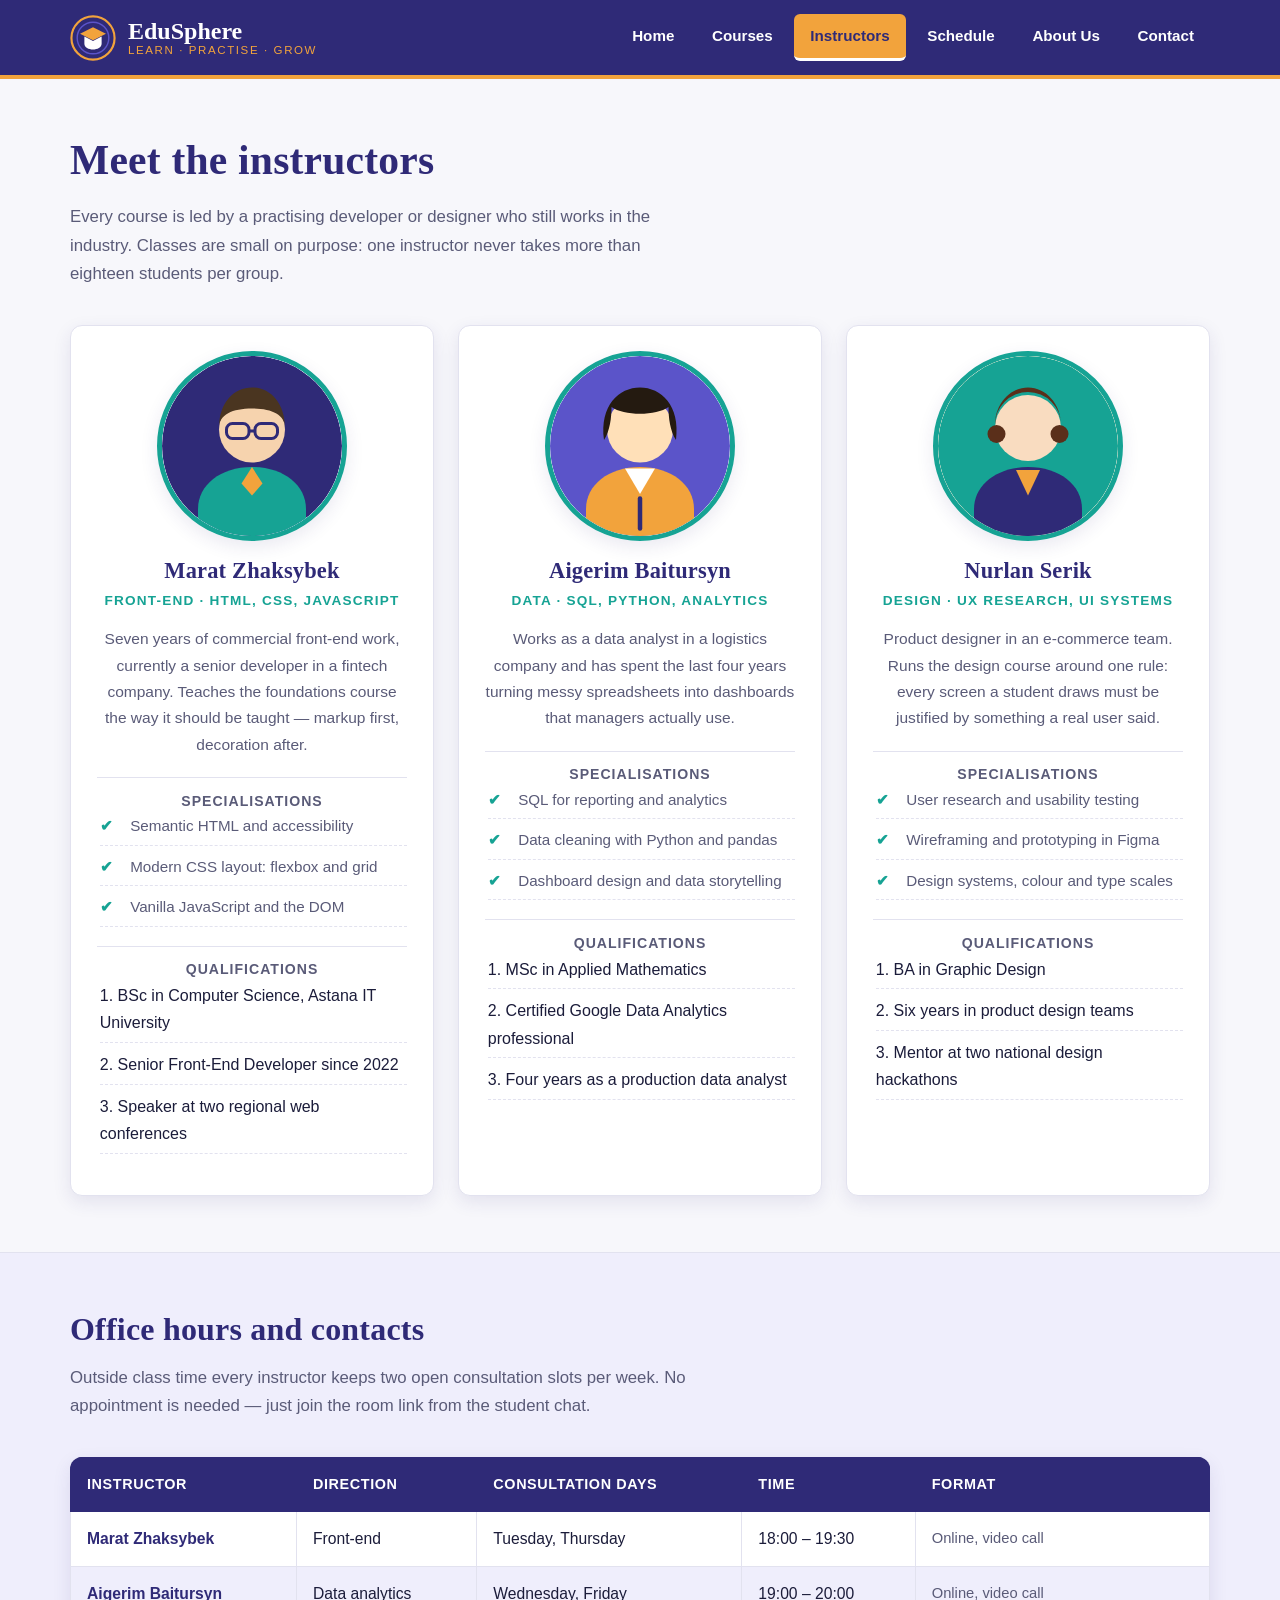
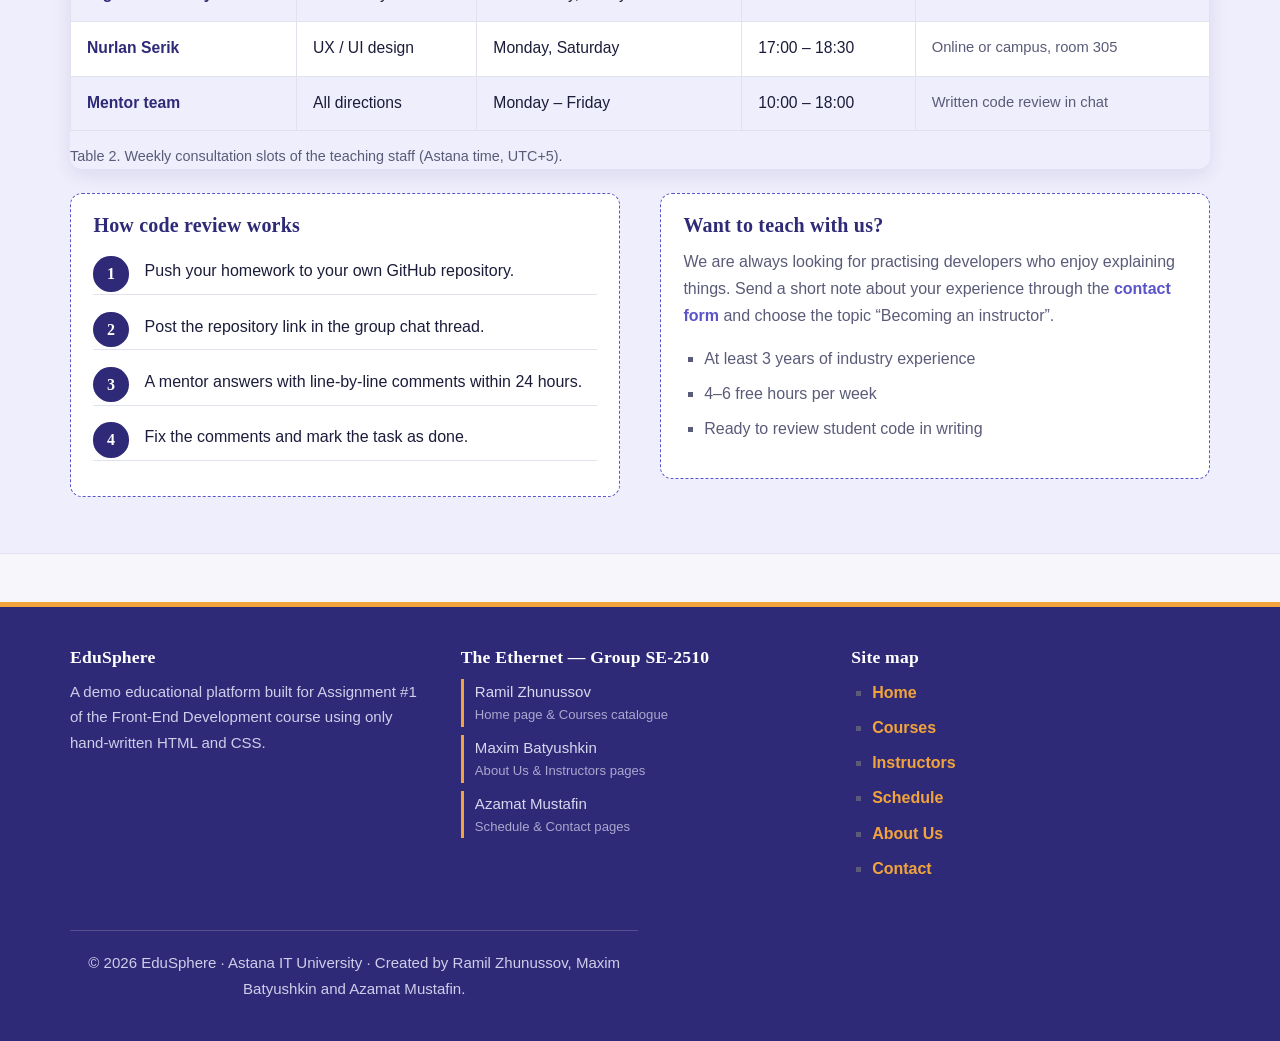
<file: instructors.html>
<!DOCTYPE html>
<html lang="en">
<head>
  <!-- =====================================================================
       Project : EduSphere — Online Educational Platform
       Team    : The Ethernet (Group SE-2510)
       Members : Ramil Zhunussov, Maxim Batyushkin, Azamat Mustafin
       Page    : instructors.html — Teaching staff and office hours
       Author  : Maxim Batyushkin
       Course  : Front-End Development — Assignment #1 (HTML & CSS Basics)
       Note    : All styling comes from the shared external file css/style.css
       ===================================================================== -->
  <meta charset="UTF-8">
  <meta name="viewport" content="width=device-width, initial-scale=1.0">
  <meta name="description" content="Meet the EduSphere instructors and mentors, see their specialisations, qualifications and weekly office hours.">
  <meta name="author" content="The Ethernet">
  <title>Our Instructors — EduSphere</title>
  <link rel="icon" href="images/logo.svg" type="image/svg+xml">
  <link rel="stylesheet" href="css/style.css">
</head>
<body>

  <a class="skip-link" href="#main">Skip to main content</a>

  <!-- ============================ SITE HEADER ========================== -->
  <header id="main-header">
    <div class="container">
      <a class="brand" href="index.html">
        <img class="brand-logo" src="images/logo.svg" alt="EduSphere logo: a graduation cap inside a circle">
        <span class="brand-name">
          EduSphere
          <span class="brand-tagline">Learn · Practise · Grow</span>
        </span>
      </a>

      <nav class="nav-menu">
        <ul>
          <li><a href="index.html">Home</a></li>
          <li><a href="courses.html">Courses</a></li>
          <li><a class="active" href="instructors.html">Instructors</a></li>
          <li><a href="schedule.html">Schedule</a></li>
          <li><a href="about.html">About Us</a></li>
          <li><a href="contact.html">Contact</a></li>
        </ul>
      </nav>
    </div>
  </header>

  <main id="main">

    <section class="section">
      <div class="container">
        <div class="section-head">
          <h1>Meet the instructors</h1>
          <p>
            Every course is led by a practising developer or designer who still
            works in the industry. Classes are small on purpose: one instructor
            never takes more than eighteen students per group.
          </p>
        </div>

        <div class="card-grid">

          <article class="card team-card">
            <img class="profile-img profile-img-lg" src="images/tutor-1.svg" alt="Portrait of instructor Marat Zhaksybek, front-end developer">
            <h3>Marat Zhaksybek</h3>
            <span class="role">Front-end · HTML, CSS, JavaScript</span>
            <p>
              Seven years of commercial front-end work, currently a senior
              developer in a fintech company. Teaches the foundations course the
              way it should be taught &mdash; markup first, decoration after.
            </p>
            <h3>Specialisations</h3>
            <ul class="check-list">
              <li>Semantic HTML and accessibility</li>
              <li>Modern CSS layout: flexbox and grid</li>
              <li>Vanilla JavaScript and the DOM</li>
            </ul>
            <h3>Qualifications</h3>
            <ol>
              <li>BSc in Computer Science, Astana IT University</li>
              <li>Senior Front-End Developer since 2022</li>
              <li>Speaker at two regional web conferences</li>
            </ol>
          </article>

          <article class="card team-card">
            <img class="profile-img profile-img-lg" src="images/tutor-2.svg" alt="Portrait of instructor Aigerim Baitursyn, data analyst">
            <h3>Aigerim Baitursyn</h3>
            <span class="role">Data · SQL, Python, analytics</span>
            <p>
              Works as a data analyst in a logistics company and has spent the
              last four years turning messy spreadsheets into dashboards that
              managers actually use.
            </p>
            <h3>Specialisations</h3>
            <ul class="check-list">
              <li>SQL for reporting and analytics</li>
              <li>Data cleaning with Python and pandas</li>
              <li>Dashboard design and data storytelling</li>
            </ul>
            <h3>Qualifications</h3>
            <ol>
              <li>MSc in Applied Mathematics</li>
              <li>Certified Google Data Analytics professional</li>
              <li>Four years as a production data analyst</li>
            </ol>
          </article>

          <article class="card team-card">
            <img class="profile-img profile-img-lg" src="images/tutor-3.svg" alt="Portrait of instructor Nurlan Serik, product designer">
            <h3>Nurlan Serik</h3>
            <span class="role">Design · UX research, UI systems</span>
            <p>
              Product designer in an e-commerce team. Runs the design course
              around one rule: every screen a student draws must be justified by
              something a real user said.
            </p>
            <h3>Specialisations</h3>
            <ul class="check-list">
              <li>User research and usability testing</li>
              <li>Wireframing and prototyping in Figma</li>
              <li>Design systems, colour and type scales</li>
            </ul>
            <h3>Qualifications</h3>
            <ol>
              <li>BA in Graphic Design</li>
              <li>Six years in product design teams</li>
              <li>Mentor at two national design hackathons</li>
            </ol>
          </article>

        </div>
      </div>
    </section>

    <!-- ========================== OFFICE HOURS ========================= -->
    <section class="section section-alt">
      <div class="container">
        <div class="section-head">
          <h2>Office hours and contacts</h2>
          <p>
            Outside class time every instructor keeps two open consultation slots
            per week. No appointment is needed &mdash; just join the room link
            from the student chat.
          </p>
        </div>

        <div class="table-wrap">
          <table id="office-hours" class="table-striped">
            <caption>Table 2. Weekly consultation slots of the teaching staff (Astana time, UTC+5).</caption>
            <thead>
              <tr>
                <th scope="col">Instructor</th>
                <th scope="col">Direction</th>
                <th scope="col">Consultation days</th>
                <th scope="col">Time</th>
                <th scope="col">Format</th>
              </tr>
            </thead>
            <tbody>
              <tr>
                <td>Marat Zhaksybek</td>
                <td>Front-end</td>
                <td>Tuesday, Thursday</td>
                <td>18:00 &ndash; 19:30</td>
                <td>Online, video call</td>
              </tr>
              <tr>
                <td>Aigerim Baitursyn</td>
                <td>Data analytics</td>
                <td>Wednesday, Friday</td>
                <td>19:00 &ndash; 20:00</td>
                <td>Online, video call</td>
              </tr>
              <tr>
                <td>Nurlan Serik</td>
                <td>UX / UI design</td>
                <td>Monday, Saturday</td>
                <td>17:00 &ndash; 18:30</td>
                <td>Online or campus, room 305</td>
              </tr>
              <tr>
                <td>Mentor team</td>
                <td>All directions</td>
                <td>Monday &ndash; Friday</td>
                <td>10:00 &ndash; 18:00</td>
                <td>Written code review in chat</td>
              </tr>
            </tbody>
          </table>
        </div>

        <div class="split">
          <div class="note">
            <h3>How code review works</h3>
            <ol class="step-list">
              <li>Push your homework to your own GitHub repository.</li>
              <li>Post the repository link in the group chat thread.</li>
              <li>A mentor answers with line-by-line comments within 24 hours.</li>
              <li>Fix the comments and mark the task as done.</li>
            </ol>
          </div>

          <div class="note">
            <h3>Want to teach with us?</h3>
            <p class="muted">
              We are always looking for practising developers who enjoy
              explaining things. Send a short note about your experience through
              the <a href="contact.html">contact form</a> and choose the topic
              &ldquo;Becoming an instructor&rdquo;.
            </p>
            <ul class="plain-list">
              <li>At least 3 years of industry experience</li>
              <li>4&ndash;6 free hours per week</li>
              <li>Ready to review student code in writing</li>
            </ul>
          </div>
        </div>
      </div>
    </section>

  </main>

  <!-- ============================ SITE FOOTER ========================== -->
  <footer id="site-footer">
    <div class="container">
      <div class="footer-grid">
        <div>
          <h3>EduSphere</h3>
          <p>
            A demo educational platform built for Assignment #1 of the
            Front-End Development course using only hand-written HTML and CSS.
          </p>
        </div>

        <div>
          <h3>The Ethernet — Group SE-2510</h3>
          <ul class="team-credits">
            <li>Ramil Zhunussov <span>Home page &amp; Courses catalogue</span></li>
            <li>Maxim Batyushkin <span>About Us &amp; Instructors pages</span></li>
            <li>Azamat Mustafin <span>Schedule &amp; Contact pages</span></li>
          </ul>
        </div>

        <div>
          <h3>Site map</h3>
          <ul class="plain-list">
            <li><a href="index.html">Home</a></li>
            <li><a href="courses.html">Courses</a></li>
            <li><a href="instructors.html">Instructors</a></li>
            <li><a href="schedule.html">Schedule</a></li>
            <li><a href="about.html">About Us</a></li>
            <li><a href="contact.html">Contact</a></li>
          </ul>
        </div>
      </div>

      <p class="footer-bottom">
        &copy; 2026 EduSphere · Astana IT University · Created by Ramil Zhunussov,
        Maxim Batyushkin and Azamat Mustafin.
      </p>
    </div>
  </footer>

</body>
</html>
</file>
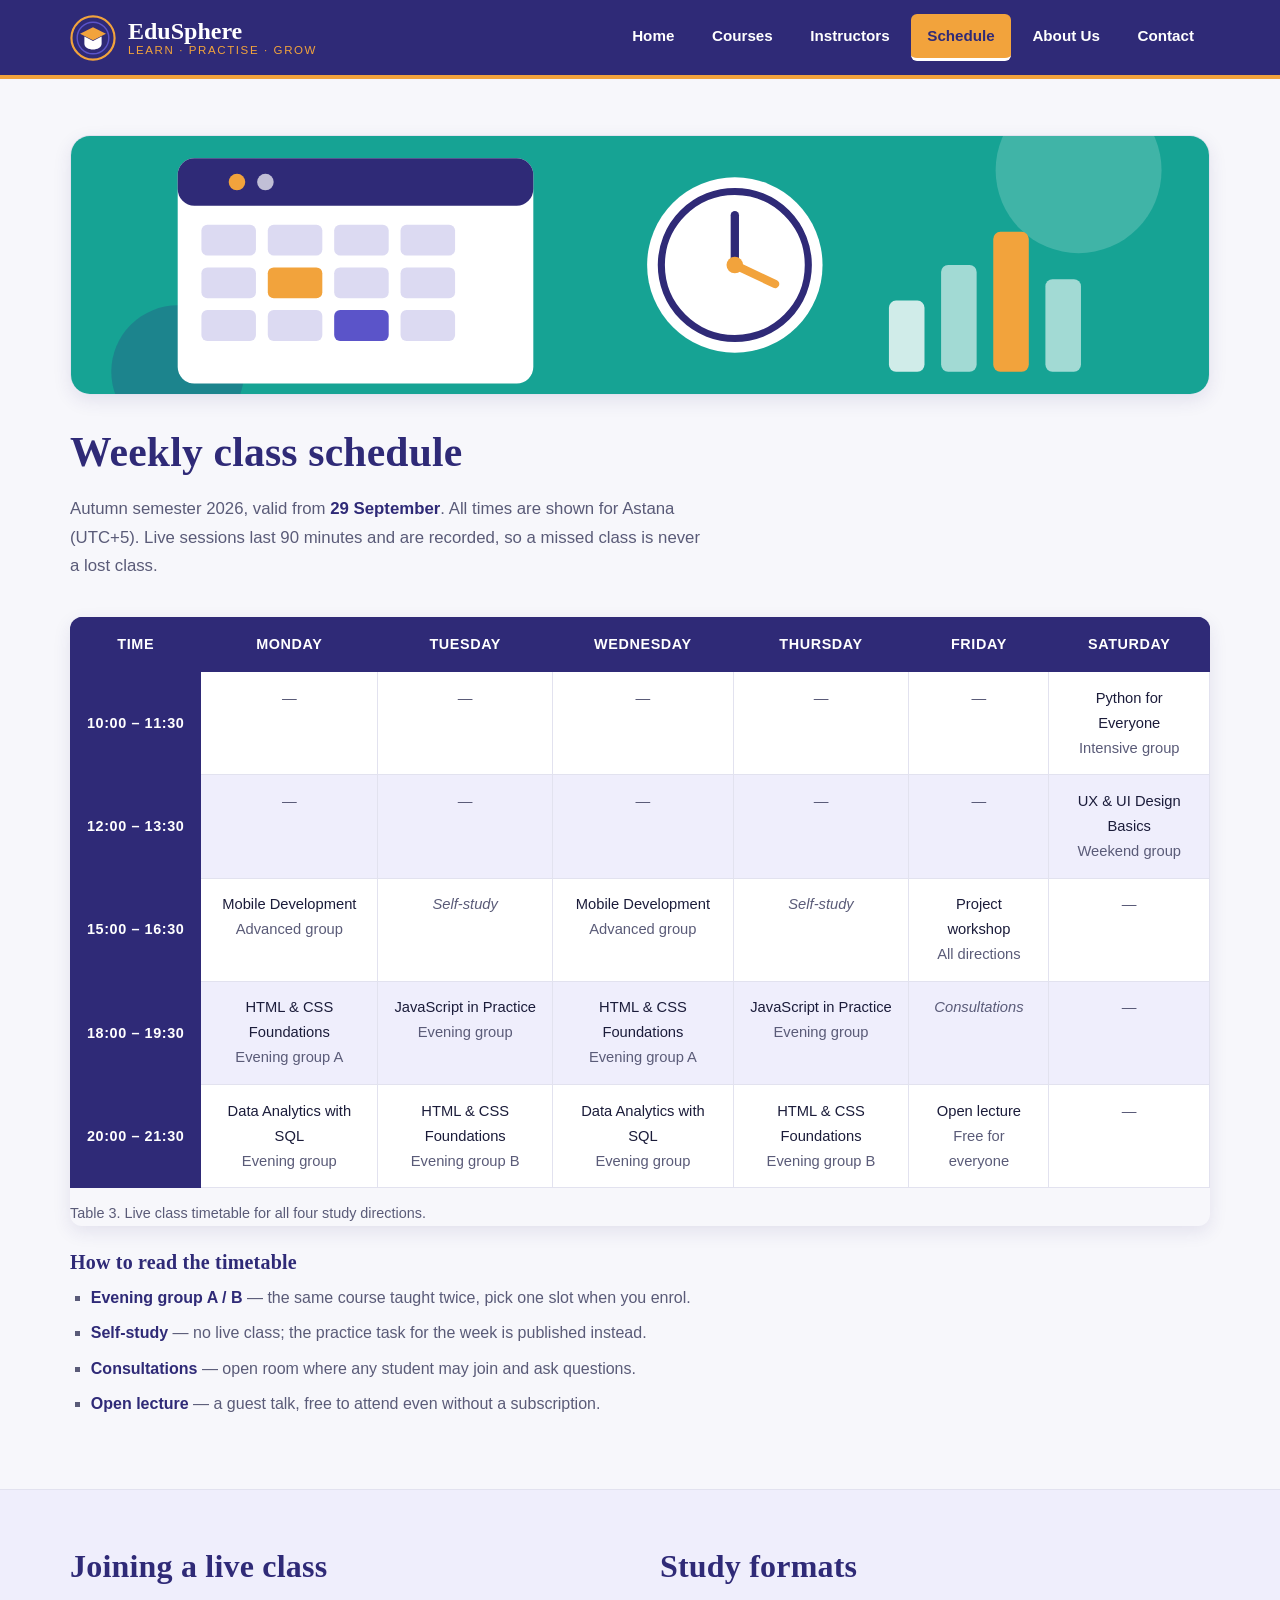
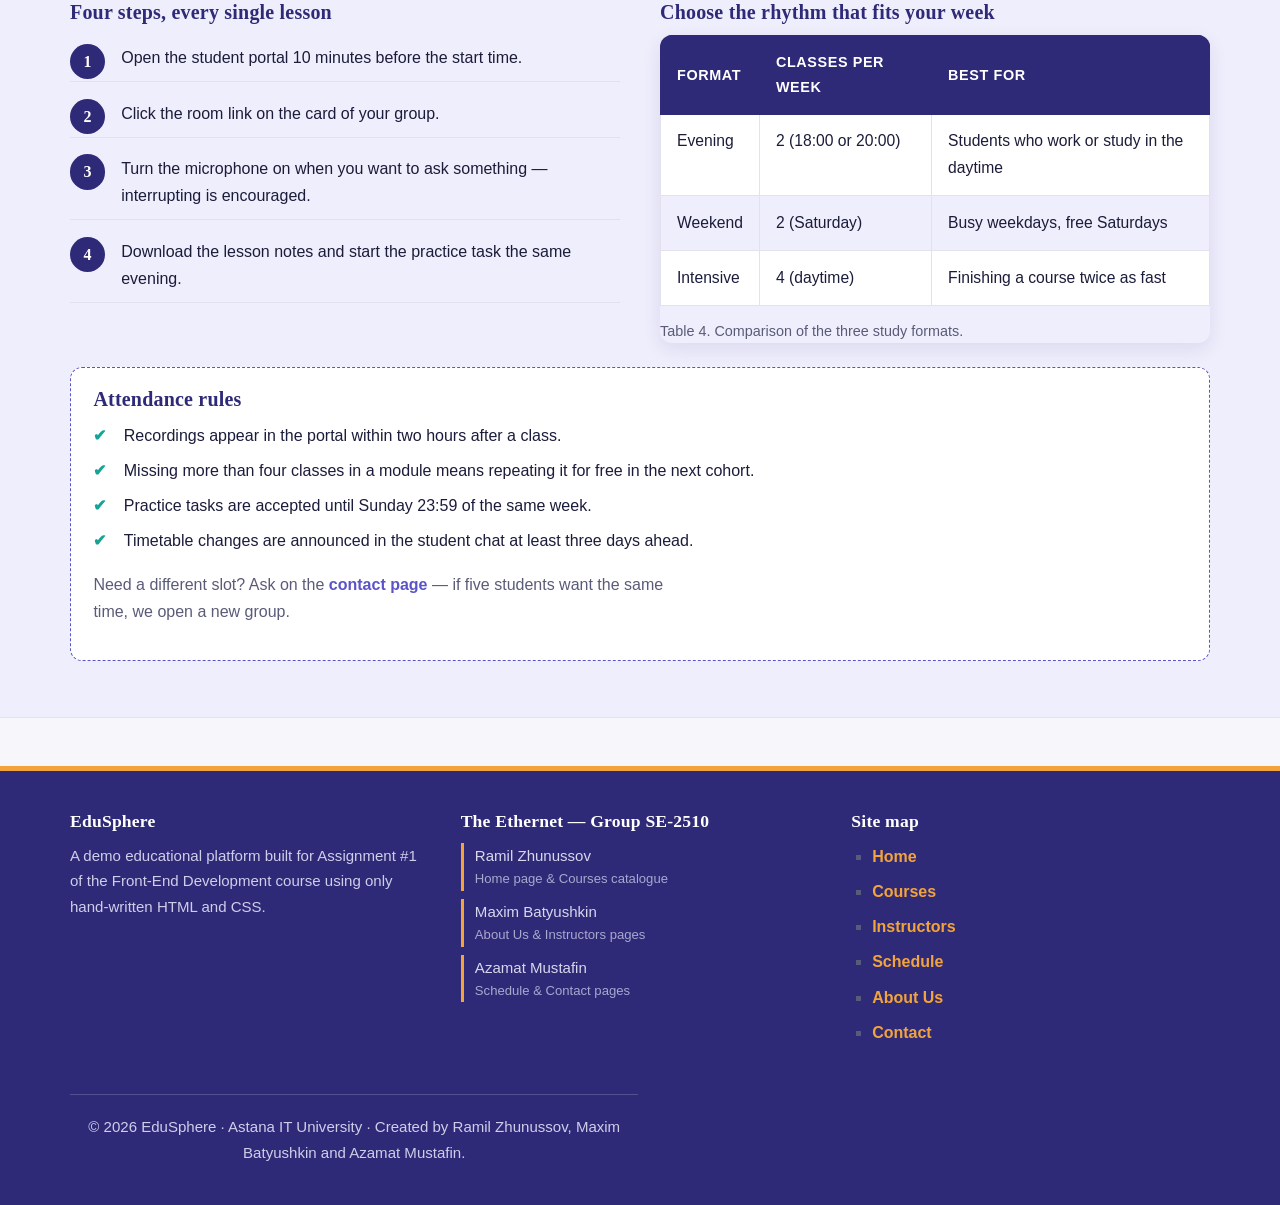
<file: schedule.html>
<!DOCTYPE html>
<html lang="en">
<head>
  <!-- =====================================================================
       Project : EduSphere — Online Educational Platform
       Team    : The Ethernet (Group SE-2510)
       Members : Ramil Zhunussov, Maxim Batyushkin, Azamat Mustafin
       Page    : schedule.html — Weekly timetable of live classes
       Author  : Azamat Mustafin
       Course  : Front-End Development — Assignment #1 (HTML & CSS Basics)
       Note    : All styling comes from the shared external file css/style.css
       ===================================================================== -->
  <meta charset="UTF-8">
  <meta name="viewport" content="width=device-width, initial-scale=1.0">
  <meta name="description" content="Weekly timetable of EduSphere live classes for the autumn semester, including group formats and instructions for joining a lesson.">
  <meta name="author" content="The Ethernet">
  <title>Class Schedule — EduSphere</title>
  <link rel="icon" href="images/logo.svg" type="image/svg+xml">
  <link rel="stylesheet" href="css/style.css">
</head>
<body>

  <a class="skip-link" href="#main">Skip to main content</a>

  <!-- ============================ SITE HEADER ========================== -->
  <header id="main-header">
    <div class="container">
      <a class="brand" href="index.html">
        <img class="brand-logo" src="images/logo.svg" alt="EduSphere logo: a graduation cap inside a circle">
        <span class="brand-name">
          EduSphere
          <span class="brand-tagline">Learn · Practise · Grow</span>
        </span>
      </a>

      <nav class="nav-menu">
        <ul>
          <li><a href="index.html">Home</a></li>
          <li><a href="courses.html">Courses</a></li>
          <li><a href="instructors.html">Instructors</a></li>
          <li><a class="active" href="schedule.html">Schedule</a></li>
          <li><a href="about.html">About Us</a></li>
          <li><a href="contact.html">Contact</a></li>
        </ul>
      </nav>
    </div>
  </header>

  <main id="main">

    <section class="section">
      <div class="container">
        <img class="banner" src="images/banner-schedule.svg" alt="Weekly calendar grid next to a clock showing live class times">

        <div class="section-head">
          <h1>Weekly class schedule</h1>
          <p>
            Autumn semester 2026, valid from <strong>29 September</strong>. All
            times are shown for Astana (UTC+5). Live sessions last 90 minutes and
            are recorded, so a missed class is never a lost class.
          </p>
        </div>

        <!-- ========================= MAIN TIMETABLE ==================== -->
        <div class="table-wrap">
          <table id="weekly-schedule" class="table-striped">
            <caption>Table 3. Live class timetable for all four study directions.</caption>
            <thead>
              <tr>
                <th scope="col">Time</th>
                <th scope="col">Monday</th>
                <th scope="col">Tuesday</th>
                <th scope="col">Wednesday</th>
                <th scope="col">Thursday</th>
                <th scope="col">Friday</th>
                <th scope="col">Saturday</th>
              </tr>
            </thead>
            <tbody>
              <tr>
                <th class="time-col" scope="row">10:00 &ndash; 11:30</th>
                <td class="free-slot">&mdash;</td>
                <td class="free-slot">&mdash;</td>
                <td class="free-slot">&mdash;</td>
                <td class="free-slot">&mdash;</td>
                <td class="free-slot">&mdash;</td>
                <td>Python for Everyone<br><span class="muted">Intensive group</span></td>
              </tr>
              <tr>
                <th class="time-col" scope="row">12:00 &ndash; 13:30</th>
                <td class="free-slot">&mdash;</td>
                <td class="free-slot">&mdash;</td>
                <td class="free-slot">&mdash;</td>
                <td class="free-slot">&mdash;</td>
                <td class="free-slot">&mdash;</td>
                <td>UX &amp; UI Design Basics<br><span class="muted">Weekend group</span></td>
              </tr>
              <tr>
                <th class="time-col" scope="row">15:00 &ndash; 16:30</th>
                <td>Mobile Development<br><span class="muted">Advanced group</span></td>
                <td class="free-slot">Self-study</td>
                <td>Mobile Development<br><span class="muted">Advanced group</span></td>
                <td class="free-slot">Self-study</td>
                <td>Project workshop<br><span class="muted">All directions</span></td>
                <td class="free-slot">&mdash;</td>
              </tr>
              <tr>
                <th class="time-col" scope="row">18:00 &ndash; 19:30</th>
                <td>HTML &amp; CSS Foundations<br><span class="muted">Evening group A</span></td>
                <td>JavaScript in Practice<br><span class="muted">Evening group</span></td>
                <td>HTML &amp; CSS Foundations<br><span class="muted">Evening group A</span></td>
                <td>JavaScript in Practice<br><span class="muted">Evening group</span></td>
                <td class="free-slot">Consultations</td>
                <td class="free-slot">&mdash;</td>
              </tr>
              <tr>
                <th class="time-col" scope="row">20:00 &ndash; 21:30</th>
                <td>Data Analytics with SQL<br><span class="muted">Evening group</span></td>
                <td>HTML &amp; CSS Foundations<br><span class="muted">Evening group B</span></td>
                <td>Data Analytics with SQL<br><span class="muted">Evening group</span></td>
                <td>HTML &amp; CSS Foundations<br><span class="muted">Evening group B</span></td>
                <td>Open lecture<br><span class="muted">Free for everyone</span></td>
                <td class="free-slot">&mdash;</td>
              </tr>
            </tbody>
          </table>
        </div>

        <h3>How to read the timetable</h3>
        <!-- UNORDERED LIST used as a legend -->
        <ul class="plain-list">
          <li><strong>Evening group A / B</strong> — the same course taught twice, pick one slot when you enrol.</li>
          <li><strong>Self-study</strong> — no live class; the practice task for the week is published instead.</li>
          <li><strong>Consultations</strong> — open room where any student may join and ask questions.</li>
          <li><strong>Open lecture</strong> — a guest talk, free to attend even without a subscription.</li>
        </ul>
      </div>
    </section>

    <!-- ======================= FORMATS AND RULES ======================= -->
    <section class="section section-alt">
      <div class="container">
        <div class="split">
          <div>
            <h2>Joining a live class</h2>
            <h3>Four steps, every single lesson</h3>
            <ol class="step-list">
              <li>Open the student portal 10 minutes before the start time.</li>
              <li>Click the room link on the card of your group.</li>
              <li>Turn the microphone on when you want to ask something &mdash; interrupting is encouraged.</li>
              <li>Download the lesson notes and start the practice task the same evening.</li>
            </ol>
          </div>

          <div>
            <h2>Study formats</h2>
            <h3>Choose the rhythm that fits your week</h3>
            <div class="table-wrap">
              <table class="table-striped">
                <caption>Table 4. Comparison of the three study formats.</caption>
                <thead>
                  <tr>
                    <th scope="col">Format</th>
                    <th scope="col">Classes per week</th>
                    <th scope="col">Best for</th>
                  </tr>
                </thead>
                <tbody>
                  <tr>
                    <td>Evening</td>
                    <td>2 (18:00 or 20:00)</td>
                    <td>Students who work or study in the daytime</td>
                  </tr>
                  <tr>
                    <td>Weekend</td>
                    <td>2 (Saturday)</td>
                    <td>Busy weekdays, free Saturdays</td>
                  </tr>
                  <tr>
                    <td>Intensive</td>
                    <td>4 (daytime)</td>
                    <td>Finishing a course twice as fast</td>
                  </tr>
                </tbody>
              </table>
            </div>
          </div>
        </div>

        <div class="note">
          <h3>Attendance rules</h3>
          <ul class="check-list">
            <li>Recordings appear in the portal within two hours after a class.</li>
            <li>Missing more than four classes in a module means repeating it for free in the next cohort.</li>
            <li>Practice tasks are accepted until Sunday 23:59 of the same week.</li>
            <li>Timetable changes are announced in the student chat at least three days ahead.</li>
          </ul>
          <p class="muted">
            Need a different slot? Ask on the <a href="contact.html">contact page</a>
            &mdash; if five students want the same time, we open a new group.
          </p>
        </div>
      </div>
    </section>

  </main>

  <!-- ============================ SITE FOOTER ========================== -->
  <footer id="site-footer">
    <div class="container">
      <div class="footer-grid">
        <div>
          <h3>EduSphere</h3>
          <p>
            A demo educational platform built for Assignment #1 of the
            Front-End Development course using only hand-written HTML and CSS.
          </p>
        </div>

        <div>
          <h3>The Ethernet — Group SE-2510</h3>
          <ul class="team-credits">
            <li>Ramil Zhunussov <span>Home page &amp; Courses catalogue</span></li>
            <li>Maxim Batyushkin <span>About Us &amp; Instructors pages</span></li>
            <li>Azamat Mustafin <span>Schedule &amp; Contact pages</span></li>
          </ul>
        </div>

        <div>
          <h3>Site map</h3>
          <ul class="plain-list">
            <li><a href="index.html">Home</a></li>
            <li><a href="courses.html">Courses</a></li>
            <li><a href="instructors.html">Instructors</a></li>
            <li><a href="schedule.html">Schedule</a></li>
            <li><a href="about.html">About Us</a></li>
            <li><a href="contact.html">Contact</a></li>
          </ul>
        </div>
      </div>

      <p class="footer-bottom">
        &copy; 2026 EduSphere · Astana IT University · Created by Ramil Zhunussov,
        Maxim Batyushkin and Azamat Mustafin.
      </p>
    </div>
  </footer>

</body>
</html>
</file>
<file: css/style.css>
/* ==========================================================================
   EduSphere — Online Educational Platform
   Team: The Ethernet  |  Assignment #1: HTML & CSS Basics
   Shared external stylesheet linked by every page of the site.
   No frameworks or UI libraries are used — every rule below is hand written.

   TABLE OF CONTENTS
   01. Design tokens (custom properties: colour palette + typography scale)
   02. Global reset
   03. ELEMENT selectors      (body, h1-h3, p, a, img, ul, ol, table, ...)
   04. Layout containers      (.container, .section)
   05. Site header & navigation (#main-header + descendant .nav-menu a)
   06. Hero block             (#hero)
   07. Buttons                (.btn and its variants)
   08. Cards & grids          (.card, .card-grid, .feature-card, .team-card)
   09. Lists                  (.step-list, .check-list)
   10. Media & images         (.banner, .thumb, .profile-img — circular)
   11. Tables                 (#pricing-table, #weekly-schedule)
   12. Forms & UI components  (#contact-form, inputs, textarea, focus states)
   13. Footer                 (#site-footer)
   14. Small utility classes  (.highlight, .badge, .muted, ...)
   15. Responsive rules       (media queries)
   ========================================================================== */


/* ==========================================================================
   01. DESIGN TOKENS — one cohesive palette reused on all six pages
   ========================================================================== */
:root {
  /* Colour palette */
  --color-primary: #2f2a77;        /* deep indigo — headers, footer, nav   */
  --color-primary-light: #5b54c9;  /* lighter indigo — links, hovers       */
  --color-accent: #f2a33c;         /* warm amber — buttons, highlights     */
  --color-accent-dark: #d4831a;    /* amber hover state                    */
  --color-teal: #16a394;           /* secondary accent — badges, success   */

  --color-page: #f7f7fb;           /* page background                      */
  --color-surface: #ffffff;        /* card fill                            */
  --color-surface-alt: #efeefc;    /* tinted section / card fill           */

  --color-text: #1b1c3a;           /* main body text                       */
  --color-text-muted: #5a5b78;     /* secondary text                       */
  --color-border: #e2e2ef;         /* hairline borders                     */

  /* Typography scale */
  --font-body: "Segoe UI", Tahoma, Verdana, Geneva, sans-serif;
  --font-heading: Georgia, "Times New Roman", "Palatino Linotype", serif;
  --font-mono: Consolas, "Courier New", monospace;

  /* Box model tokens */
  --radius-sm: 6px;
  --radius-md: 12px;
  --radius-lg: 20px;
  --shadow-card: 0 6px 18px rgba(47, 42, 119, 0.10);
  --shadow-card-hover: 0 12px 28px rgba(47, 42, 119, 0.18);
  --gap: 1.5rem;
}


/* ==========================================================================
   02. GLOBAL RESET — predictable box model and no default browser spacing
   ========================================================================== */
* {
  margin: 0;
  padding: 0;
  box-sizing: border-box; /* padding + border are included in width/height */
}


/* ==========================================================================
   03. ELEMENT SELECTORS — global styling by tag name
   ========================================================================== */
body {
  font-family: var(--font-body);
  font-size: 16px;
  font-weight: 400;
  line-height: 1.7;
  color: var(--color-text);
  background-color: var(--color-page);
}

h1,
h2,
h3 {
  font-family: var(--font-heading);
  color: var(--color-primary);
  line-height: 1.25;
  letter-spacing: 0.2px;
}

h1 {
  font-size: 2.6rem;
  font-weight: 700;
  margin-bottom: 1rem;
}

h2 {
  font-size: 2rem;
  font-weight: 700;
  margin-bottom: 0.9rem;
}

h3 {
  font-size: 1.25rem;
  font-weight: 700;
  margin-bottom: 0.6rem;
}

p {
  margin-bottom: 1rem;
  max-width: 68ch; /* comfortable reading measure */
  color: var(--color-text);
}

/* Links: default underline removed, custom colour + clear :hover effect */
a {
  color: var(--color-primary-light);
  text-decoration: none;
  font-weight: 600;
  border-bottom: 2px solid transparent;
  transition: color 0.25s ease, border-color 0.25s ease, background-color 0.25s ease;
}

a:hover {
  color: var(--color-accent-dark);
  border-bottom-color: var(--color-accent);
}

a:focus-visible {
  outline: 3px solid var(--color-accent);
  outline-offset: 3px;
}

img {
  display: block;
  max-width: 100%;
}

ul,
ol {
  margin-bottom: 1rem;
  padding-left: 1.4rem;
}

li {
  margin-bottom: 0.5rem;
}

strong {
  color: var(--color-primary);
}

blockquote {
  font-family: var(--font-heading);
  font-size: 1.15rem;
  font-style: italic;
  color: var(--color-primary);
  border-left: 5px solid var(--color-accent);
  padding: 1rem 1.5rem;
  background-color: var(--color-surface-alt);
  border-radius: 0 var(--radius-md) var(--radius-md) 0;
  margin-bottom: 1.5rem;
}

code {
  font-family: var(--font-mono);
  font-size: 0.9em;
  background-color: var(--color-surface-alt);
  color: var(--color-primary);
  padding: 0.15rem 0.4rem;
  border-radius: var(--radius-sm);
}

table {
  width: 100%;
  border-collapse: collapse;
  background-color: var(--color-surface);
  font-size: 0.98rem;
}

th {
  background-color: var(--color-primary);
  color: #ffffff;
  font-family: var(--font-body);
  font-size: 0.9rem;
  font-weight: 700;
  text-transform: uppercase;
  letter-spacing: 0.6px;
  text-align: left;
  padding: 0.9rem 1rem;
  border: 1px solid var(--color-primary);
}

td {
  padding: 0.85rem 1rem;
  border: 1px solid var(--color-border);
  vertical-align: top;
}

caption {
  caption-side: bottom;
  padding-top: 0.8rem;
  font-size: 0.9rem;
  color: var(--color-text-muted);
  text-align: left;
}


/* ==========================================================================
   04. LAYOUT CONTAINERS — width limits and vertical rhythm
   ========================================================================== */
.container {
  width: 92%;              /* % unit  — fluid on small screens */
  max-width: 1140px;       /* px unit — caps the line length    */
  margin: 0 auto;          /* auto margins centre the container */
}

.section {
  padding: 3.5rem 0;       /* rem unit — vertical box model spacing */
}

.section-alt {
  background-color: var(--color-surface-alt);
  border-top: 1px solid var(--color-border);
  border-bottom: 1px solid var(--color-border);
}

.section-head {
  max-width: 760px;
  margin-bottom: 2.25rem;
}

.section-head p {
  color: var(--color-text-muted);
  font-size: 1.05rem;
}

/* Two column split used on About / Contact pages */
.split {
  display: flex;
  flex-wrap: wrap;
  gap: 2.5rem;
  align-items: flex-start; /* both columns start at the same top line */
}

.split-center {
  align-items: center;
}

.split > * {
  flex: 1 1 320px; /* each column may shrink but never below 320px */
}


/* ==========================================================================
   05. SITE HEADER & NAVIGATION
       #main-header is an ID selector (one unique element per page),
       .nav-menu a is a descendant selector (links inside the menu only).
   ========================================================================== */
#main-header {
  background-color: var(--color-primary);
  border-bottom: 4px solid var(--color-accent);
  padding: 0.9rem 0;
  position: sticky;
  top: 0;
  z-index: 10;
}

#main-header .container {
  display: flex;
  flex-wrap: wrap;
  align-items: center;
  justify-content: space-between;
  gap: 1rem;
}

/* Brand block: logo image + site name */
.brand {
  display: flex;
  align-items: center;
  gap: 0.75rem;
  border-bottom: none;
}

.brand:hover {
  border-bottom: none;
}

.brand-logo {
  width: 46px;   /* images are sized from CSS, not from HTML attributes */
  height: 46px;
}

.brand-name {
  font-family: var(--font-heading);
  font-size: 1.5rem;
  font-weight: 700;
  color: #ffffff;
  line-height: 1.1;
}

.brand-tagline {
  display: block;
  font-family: var(--font-body);
  font-size: 0.72rem;
  font-weight: 400;
  letter-spacing: 1.6px;
  text-transform: uppercase;
  color: var(--color-accent);
}

/* The navigation bar itself */
.nav-menu ul {
  list-style: none;      /* remove bullets from the menu */
  display: flex;         /* flex alignment puts links in a row */
  flex-wrap: wrap;
  gap: 0.35rem;
  margin: 0;
  padding: 0;
}

.nav-menu li {
  margin: 0;
}

/* DESCENDANT SELECTOR: only <a> elements inside .nav-menu */
.nav-menu a {
  display: inline-block;
  padding: 0.55rem 1rem;    /* link spacing inside the bar */
  border-radius: var(--radius-sm);
  border-bottom: 3px solid transparent;
  color: #ffffff;
  font-size: 0.95rem;
  font-weight: 600;
}

.nav-menu a:hover {
  background-color: var(--color-primary-light);
  color: #ffffff;
  border-bottom-color: var(--color-accent);
}

/* The .active class marks the page that is currently open */
.nav-menu a.active {
  background-color: var(--color-accent);
  color: var(--color-primary);
  border-bottom-color: #ffffff;
}


/* ==========================================================================
   06. HERO BLOCK (#hero — unique element on the home page)
   ========================================================================== */
#hero {
  background: linear-gradient(140deg, #efeefc 0%, #dedcf6 60%, #d6f1ec 100%);
  border-bottom: 1px solid var(--color-border);
  min-height: 72vh;        /* vh unit — hero fills most of the viewport */
  display: flex;
  align-items: center;
  padding: 3rem 0;
}

#hero .container {
  display: flex;
  flex-wrap: wrap;
  align-items: center;
  gap: 2.5rem;
}

.hero-text {
  flex: 1 1 340px;
}

.hero-text h1 {
  font-size: 3rem;
}

.hero-text p {
  font-size: 1.1rem;
  color: var(--color-text-muted);
}

.hero-art {
  flex: 1 1 360px;
}

.hero-art img {
  width: 100%;
  height: auto;
  border-radius: var(--radius-lg);
  box-shadow: var(--shadow-card);
}

.hero-actions {
  display: flex;
  flex-wrap: wrap;
  gap: 1rem;
  margin-top: 1.75rem;
}

/* Same button row, but centred (used in the call-to-action sections) */
.hero-actions.centered {
  justify-content: center;
}

/* Statistics strip under the hero */
.stats {
  list-style: none;
  display: flex;
  flex-wrap: wrap;
  gap: 1.5rem;
  padding: 0;
  margin: 2rem 0 0;
}

.stats li {
  flex: 1 1 150px;
  background-color: rgba(255, 255, 255, 0.75);
  border: 1px solid var(--color-border);
  border-left: 5px solid var(--color-teal);
  border-radius: var(--radius-md);
  padding: 0.9rem 1.1rem;
  margin: 0;
}

.stats strong {
  display: block;
  font-family: var(--font-heading);
  font-size: 1.7rem;
  color: var(--color-primary);
}

.stats span {
  font-size: 0.88rem;
  color: var(--color-text-muted);
}


/* ==========================================================================
   07. BUTTONS
   ========================================================================== */
.btn {
  display: inline-block;
  padding: 0.8rem 1.7rem;
  border: 2px solid transparent;
  border-radius: 999px;
  font-family: var(--font-body);
  font-size: 1rem;
  font-weight: 700;
  text-align: center;
  cursor: pointer;
  transition: transform 0.2s ease, background-color 0.25s ease,
              color 0.25s ease, box-shadow 0.25s ease;
}

.btn-primary {
  background-color: var(--color-accent);
  color: var(--color-primary);
  box-shadow: 0 6px 16px rgba(242, 163, 60, 0.35);
}

.btn-primary:hover {
  background-color: var(--color-accent-dark);
  color: #ffffff;
  transform: translateY(-2px);
}

.btn-ghost {
  background-color: transparent;
  border-color: var(--color-primary);
  color: var(--color-primary);
}

.btn-ghost:hover {
  background-color: var(--color-primary);
  color: #ffffff;
  transform: translateY(-2px);
}

.btn-reset {
  background-color: var(--color-surface-alt);
  border-color: var(--color-border);
  color: var(--color-text-muted);
}

.btn-reset:hover {
  background-color: var(--color-border);
  color: var(--color-primary);
}


/* ==========================================================================
   08. CARDS & GRIDS — reusable CLASS based components
   ========================================================================== */
.card-grid {
  display: grid;
  grid-template-columns: repeat(auto-fit, minmax(280px, 1fr));
  gap: var(--gap);
}

.card {
  background-color: var(--color-surface);
  border: 1px solid var(--color-border);
  border-radius: var(--radius-md);
  box-shadow: var(--shadow-card);
  padding: 1.6rem;
  transition: transform 0.25s ease, box-shadow 0.25s ease;
}

.card:hover {
  transform: translateY(-4px);
  box-shadow: var(--shadow-card-hover);
}

/* DESCENDANT SELECTORS inside a card */
.card h3 {
  color: var(--color-primary);
}

.card p {
  color: var(--color-text-muted);
  font-size: 0.97rem;
  margin-bottom: 0.6rem;
}

.card ul {
  color: var(--color-text-muted);
  font-size: 0.95rem;
}

/* Feature card — icon on top, centred text */
.feature-card {
  text-align: center;
  border-top: 5px solid var(--color-accent);
}

.feature-card img {
  width: 88px;
  height: 88px;
  margin: 0 auto 1rem;
}

.feature-card p {
  margin-left: auto;
  margin-right: auto;
}

/* Course card — image thumbnail + body */
.course-card {
  padding: 0;
  overflow: hidden;
  display: flex;
  flex-direction: column;
}

.course-card .thumb {
  width: 100%;
  height: 180px;          /* fixed height keeps every card aligned */
  object-fit: cover;
  border-bottom: 1px solid var(--color-border);
}

.course-card .card-body {
  padding: 1.4rem 1.5rem 1.6rem;
}

/* Team / instructor profile card with a circular picture */
.team-card {
  text-align: center;
}

.team-card h3 {
  font-size: 1.4rem;
  margin-bottom: 0.2rem;
}

/* Every h3 that follows the first one is a sub-heading of the card,
   so it is rendered smaller than the person's name. */
.team-card h3 ~ h3 {
  font-family: var(--font-body);
  font-size: 0.88rem;
  font-weight: 700;
  letter-spacing: 1px;
  text-transform: uppercase;
  color: var(--color-text-muted);
  border-top: 1px solid var(--color-border);
  margin-top: 1.2rem;
  padding-top: 0.9rem;
}

.team-card .role {
  display: block;
  font-size: 0.85rem;
  font-weight: 700;
  letter-spacing: 1.2px;
  text-transform: uppercase;
  color: var(--color-teal);
  margin-bottom: 0.9rem;
}

.team-card ul,
.team-card ol {
  list-style-position: inside;
  text-align: left;
  padding-left: 0.2rem;
}

/* DESCENDANT SELECTOR: list items inside a team card only */
.team-card ul li,
.team-card ol li {
  border-bottom: 1px dashed var(--color-border);
  padding-bottom: 0.35rem;
}


/* ==========================================================================
   09. LISTS — styled ordered and unordered lists
   ========================================================================== */
.step-list {
  counter-reset: step;
  list-style: none;
  padding-left: 0;
}

.step-list li {
  counter-increment: step;
  position: relative;
  padding: 0.6rem 0 0.6rem 3.2rem;
  border-bottom: 1px solid var(--color-border);
}

.step-list li::before {
  content: counter(step);
  position: absolute;
  left: 0;
  top: 0.55rem;
  width: 2.2rem;
  height: 2.2rem;
  background-color: var(--color-primary);
  color: #ffffff;
  border-radius: 50%;
  font-family: var(--font-heading);
  font-weight: 700;
  display: flex;
  align-items: center;
  justify-content: center;
}

.check-list {
  list-style: none;
  padding-left: 0;
}

.check-list li {
  padding-left: 1.9rem;
  position: relative;
}

.check-list li::before {
  content: "\2714";        /* check mark */
  position: absolute;
  left: 0;
  top: 0;
  color: var(--color-teal);
  font-weight: 700;
}

.plain-list {
  list-style: square;
  padding-left: 1.3rem;
  color: var(--color-text-muted);
}


/* ==========================================================================
   10. MEDIA & IMAGES — every image is sized from the stylesheet
   ========================================================================== */
.banner {
  width: 100%;
  height: 260px;
  object-fit: cover;
  border-radius: var(--radius-lg);
  border: 1px solid var(--color-border);
  box-shadow: var(--shadow-card);
  margin-bottom: 2rem;
}

.figure {
  margin-bottom: 1.5rem;
}

.figure img {
  width: 100%;
  height: auto;
  border-radius: var(--radius-md);
  box-shadow: var(--shadow-card);
}

.figure figcaption {
  font-size: 0.88rem;
  color: var(--color-text-muted);
  padding-top: 0.6rem;
}

/* Circular profile picture — required by the assignment */
.profile-img {
  width: 150px;
  height: 150px;
  border-radius: 50%;          /* makes the square picture a circle */
  object-fit: cover;
  border: 5px solid var(--color-accent);
  box-shadow: var(--shadow-card);
  margin: 0 auto 1rem;
}

.profile-img-lg {
  width: 190px;
  height: 190px;
  border-color: var(--color-teal);
}


/* ==========================================================================
   11. TABLES — shared styling plus two unique ID rules
   ========================================================================== */
.table-wrap {
  width: 100%;
  overflow-x: auto;            /* long tables scroll instead of breaking */
  border-radius: var(--radius-md);
  box-shadow: var(--shadow-card);
  margin-bottom: 1.5rem;
}

/* DESCENDANT SELECTOR: cells inside a striped table */
.table-striped tbody tr:nth-child(even) td {
  background-color: var(--color-surface-alt);
}

.table-striped tbody tr:hover td {
  background-color: #e6f6f3;
}

/* ID SELECTOR — pricing table on courses.html */
#pricing-table th:first-child,
#pricing-table td:first-child {
  font-weight: 700;
  color: var(--color-primary);
}

#pricing-table .price {
  font-family: var(--font-heading);
  font-size: 1.2rem;
  color: var(--color-accent-dark);
  white-space: nowrap;
}

/* ID SELECTOR — office hours table on instructors.html */
#office-hours td:first-child {
  font-weight: 700;
  color: var(--color-primary);
  white-space: nowrap;
}

#office-hours td:last-child {
  color: var(--color-text-muted);
  font-size: 0.92rem;
}

/* ID SELECTOR — weekly timetable on schedule.html */
#weekly-schedule th {
  text-align: center;
}

#weekly-schedule td {
  text-align: center;
  font-size: 0.92rem;
}

#weekly-schedule .time-col {
  background-color: var(--color-primary);
  color: #ffffff;
  font-weight: 700;
  white-space: nowrap;
}

#weekly-schedule .free-slot {
  color: var(--color-text-muted);
  font-style: italic;
}


/* ==========================================================================
   12. FORMS & UI COMPONENTS (#contact-form)
   ========================================================================== */
#contact-form {
  background-color: var(--color-surface);
  border: 1px solid var(--color-border);
  border-top: 6px solid var(--color-primary);
  border-radius: var(--radius-md);
  box-shadow: var(--shadow-card);
  padding: 2rem;
  max-width: 640px;            /* px cap for readable form fields */
}

.form-row {
  margin-bottom: 1.3rem;
}

/* DESCENDANT SELECTOR: labels that live inside the contact form */
#contact-form label {
  display: block;
  font-size: 0.9rem;
  font-weight: 700;
  letter-spacing: 0.4px;
  text-transform: uppercase;
  color: var(--color-primary);
  margin-bottom: 0.4rem;
}

input[type="text"],
input[type="email"],
input[type="tel"],
select,
textarea {
  width: 100%;
  font-family: var(--font-body);
  font-size: 1rem;
  color: var(--color-text);
  background-color: var(--color-page);
  border: 2px solid var(--color-border);
  border-radius: var(--radius-sm);
  padding: 0.7rem 0.9rem;
  transition: border-color 0.25s ease, background-color 0.25s ease,
              box-shadow 0.25s ease;
}

/* Focus states make the active field obvious */
input[type="text"]:focus,
input[type="email"]:focus,
input[type="tel"]:focus,
select:focus,
textarea:focus {
  outline: none;
  background-color: #ffffff;
  border-color: var(--color-primary-light);
  box-shadow: 0 0 0 4px rgba(91, 84, 201, 0.18);
}

textarea {
  min-height: 140px;
  resize: vertical;
  line-height: 1.6;
}

input[type="color"] {
  width: 70px;
  height: 44px;
  padding: 4px;
  background-color: var(--color-page);
  border: 2px solid var(--color-border);
  border-radius: var(--radius-sm);
  cursor: pointer;
}

/* Radio and checkbox groups */
.radio-group {
  display: flex;
  flex-wrap: wrap;
  gap: 0.75rem;
}

/* The ID is repeated here so that these pill labels win over the
   more general "#contact-form label" rule above. */
#contact-form .radio-group label {
  display: flex;
  align-items: center;
  gap: 0.5rem;
  background-color: var(--color-page);
  border: 2px solid var(--color-border);
  border-radius: 999px;
  padding: 0.45rem 1rem;
  font-size: 0.85rem;
  text-transform: none;
  letter-spacing: 0;
  margin-bottom: 0;
  cursor: pointer;
  transition: border-color 0.25s ease, background-color 0.25s ease;
}

#contact-form .radio-group label:hover {
  border-color: var(--color-primary-light);
  background-color: #ffffff;
}

.radio-group input[type="radio"] {
  width: 18px;
  height: 18px;
  accent-color: var(--color-primary);
  cursor: pointer;
}

.inline-field {
  display: flex;
  align-items: center;
  gap: 0.8rem;
  flex-wrap: wrap;
}

.checkbox-row {
  display: flex;
  align-items: flex-start;
  gap: 0.6rem;
}

.checkbox-row input[type="checkbox"] {
  width: 18px;
  height: 18px;
  margin-top: 0.35rem;
  accent-color: var(--color-teal);
  cursor: pointer;
}

#contact-form .checkbox-row label {
  display: inline;
  text-transform: none;
  letter-spacing: 0;
  font-weight: 400;
  font-size: 0.95rem;
  color: var(--color-text-muted);
}

.form-hint {
  font-size: 0.85rem;
  color: var(--color-text-muted);
  margin: 0.35rem 0 0;
}

.form-actions {
  display: flex;
  flex-wrap: wrap;
  gap: 1rem;
  border-top: 1px solid var(--color-border);
  padding-top: 1.4rem;
  margin-top: 1.6rem;
}

/* Contact details list next to the form */
.contact-list {
  list-style: none;
  padding-left: 0;
}

.contact-list li {
  border-bottom: 1px solid var(--color-border);
  padding: 0.7rem 0;
}

.contact-list strong {
  display: block;
  font-size: 0.8rem;
  letter-spacing: 1px;
  text-transform: uppercase;
  color: var(--color-teal);
}


/* ==========================================================================
   13. FOOTER (#site-footer) — repeated on every page with the team names
   ========================================================================== */
#site-footer {
  background-color: var(--color-primary);
  color: #d8d7ee;
  border-top: 5px solid var(--color-accent);
  padding: 2.5rem 0 1.5rem;
  margin-top: 3rem;
}

#site-footer h3 {
  color: #ffffff;
  font-size: 1.1rem;
}

#site-footer p {
  color: #cfceea;
  font-size: 0.94rem;
}

.footer-grid {
  display: flex;
  flex-wrap: wrap;
  gap: 2rem;
  justify-content: space-between;
}

.footer-grid > div {
  flex: 1 1 240px;
}

/* DESCENDANT SELECTOR: footer links only */
#site-footer a {
  color: var(--color-accent);
}

#site-footer a:hover {
  color: #ffffff;
  border-bottom-color: #ffffff;
}

.team-credits {
  list-style: none;
  padding-left: 0;
}

.team-credits li {
  border-left: 3px solid var(--color-accent);
  padding-left: 0.7rem;
  font-size: 0.94rem;
}

.team-credits span {
  display: block;
  font-size: 0.82rem;
  color: #a9a8cf;
}

.footer-bottom {
  border-top: 1px solid rgba(255, 255, 255, 0.18);
  margin-top: 2rem;
  padding-top: 1.2rem;
  text-align: center;
  font-size: 0.88rem;
}


/* ==========================================================================
   14. UTILITY CLASSES
   ========================================================================== */
.highlight {
  background-color: #fdf0d8;
  color: var(--color-primary);
  font-weight: 700;
  padding: 0.1rem 0.2rem;
  border-radius: var(--radius-sm);
  box-shadow: 0 0 0 2px #fdf0d8;
}

.badge {
  display: inline-block;
  background-color: var(--color-teal);
  color: #ffffff;
  font-size: 0.75rem;
  font-weight: 700;
  letter-spacing: 0.8px;
  text-transform: uppercase;
  padding: 0.25rem 0.7rem;
  border-radius: 999px;
  margin-bottom: 0.7rem;
}

.badge-accent {
  background-color: var(--color-accent);
  color: var(--color-primary);
}

.muted {
  color: var(--color-text-muted);
}

.text-center {
  text-align: center;
}

.text-center p {
  margin-left: auto;
  margin-right: auto;
}

.note {
  background-color: var(--color-surface);
  border: 1px dashed var(--color-primary-light);
  border-radius: var(--radius-md);
  padding: 1.2rem 1.4rem;
}

.skip-link {
  position: absolute;
  left: -9999px;
}

.skip-link:focus {
  position: static;
  display: inline-block;
  margin: 0.5rem;
}


/* ==========================================================================
   15. RESPONSIVE RULES
   ========================================================================== */
@media (max-width: 900px) {
  #main-header .container {
    justify-content: center;
    text-align: center;
  }

  .nav-menu ul {
    justify-content: center;
  }

  #hero {
    min-height: auto;
  }
}

@media (max-width: 600px) {
  h1,
  .hero-text h1 {
    font-size: 2rem;
  }

  h2 {
    font-size: 1.6rem;
  }

  .section {
    padding: 2.5rem 0;
  }

  .banner {
    height: 170px;
  }

  #contact-form {
    padding: 1.3rem;
  }

  .btn {
    width: 100%;
  }
}
</file>
